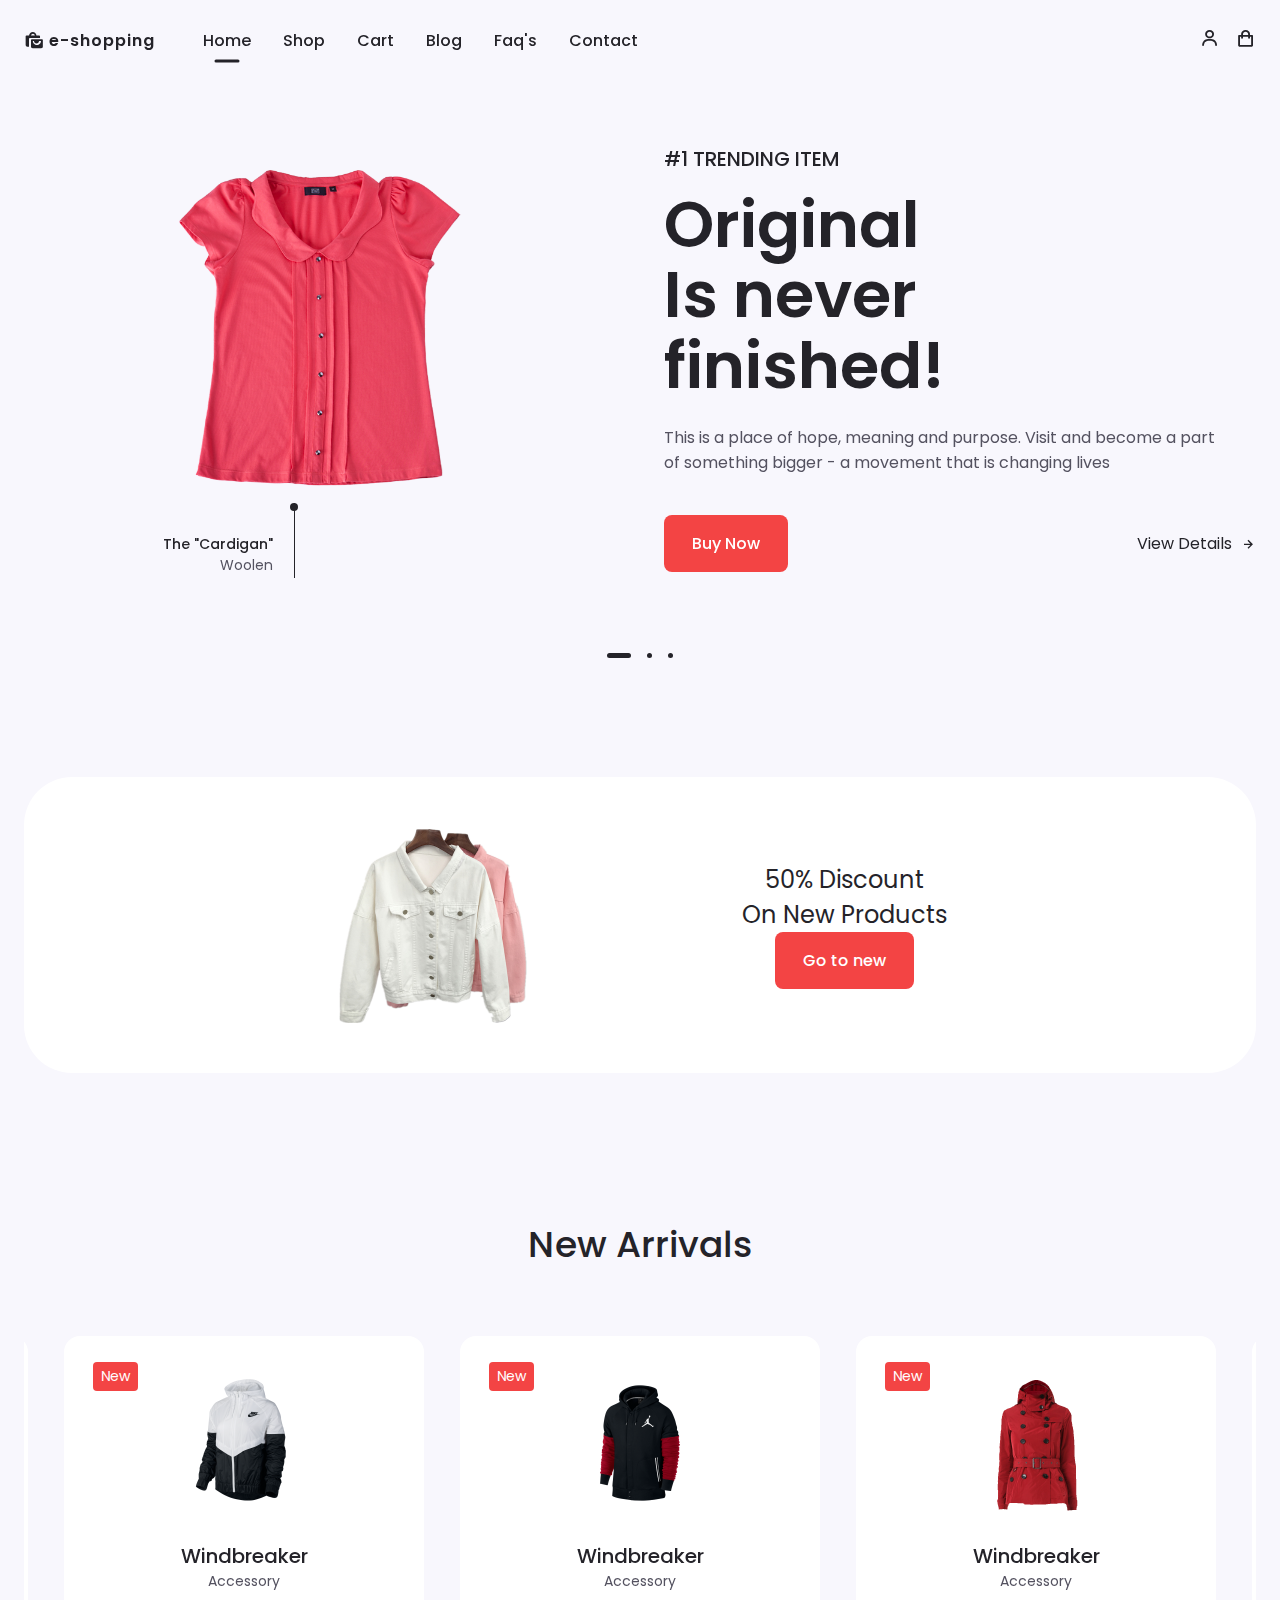
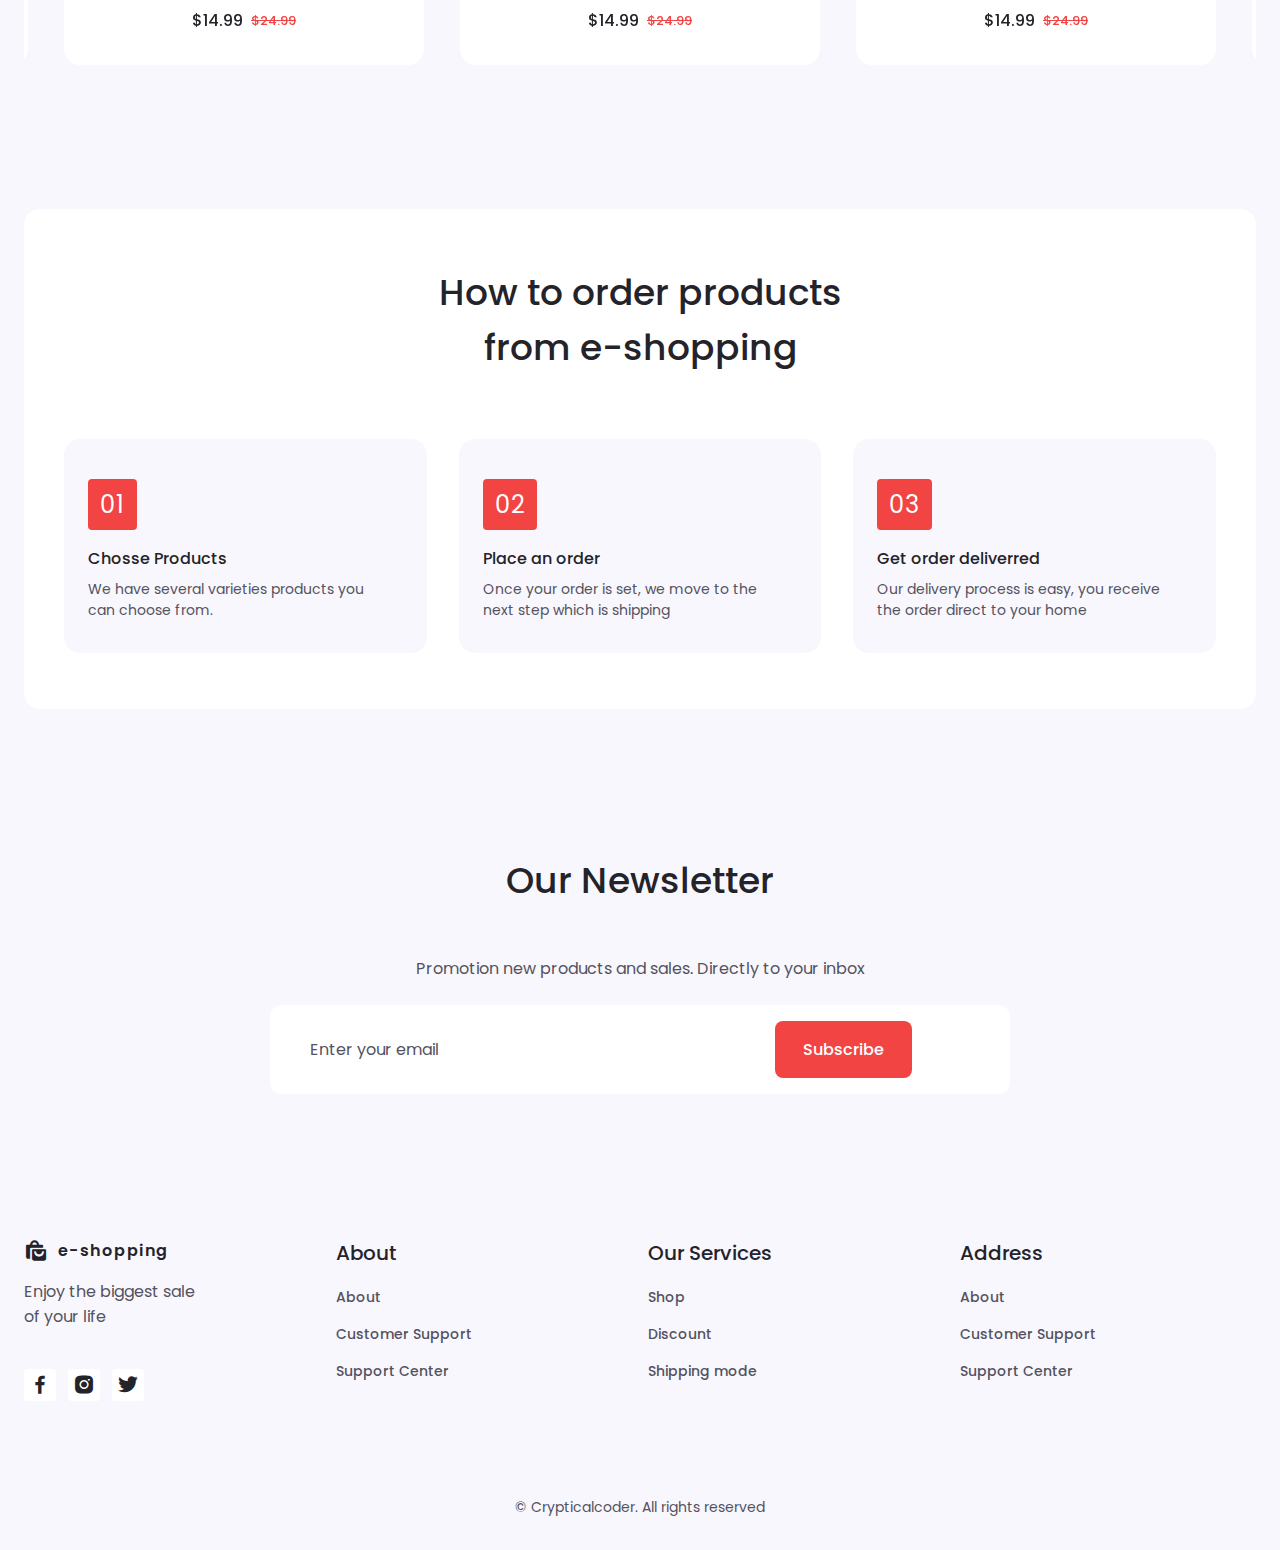
<file: index.html>
<!DOCTYPE html>
<html lang="en">
<head>
    <meta charset="UTF-8">
    <meta http-equiv="X-UA-Compatible" content="IE=edge">
    <meta name="viewport" content="width=device-width, initial-scale=1.0">

    <!--=============== BOXICONS ===============-->
    <link rel="stylesheet" href="https://cdn.jsdelivr.net/npm/boxicons@latest/css/boxicons.min.css">

    <!--=============== SWIPER CSS ===============-->
    <link rel="stylesheet" href="assets/css/swiper-bundle.min.css">

    <!--=============== CSS ===============-->
    <link rel="stylesheet" href="assets/css/style.css">
    <link rel="stylesheet" href="assets/css/colors/color-1.css">

    <title>Responsive e-commerce website - Crypticalcoder</title>
</head>
<body>
    <!--=============== HEADER ===============-->
    <header class="header" id="header">
        <div class="nav container">
            <a href="index.html" class="nav__logo">
                <i class="bx bxs-shopping-bags nav__logo-icon"></i>
                e-shopping
            </a>

            <div class="nav__menu" id="nav-menu">
                <ul class="nav__list">
                    <li class="nav__item">
                        <a href="index.html" class="nav__link active-link">Home</a>
                    </li>

                    <li class="nav__item">
                        <a href="shop.html" class="nav__link">Shop</a>
                    </li>

                    <li class="nav__item">
                        <a href="cart.html" class="nav__link">Cart</a>
                    </li>

                    <li class="nav__item">
                        <a href="blog.html" class="nav__link">Blog</a>
                    </li>

                    <li class="nav__item">
                        <a href="faq.html" class="nav__link">Faq's</a>
                    </li>

                    <li class="nav__item">
                        <a href="contact.html" class="nav__link">Contact</a>
                    </li>
                </ul>

                <div class="nav__close" id="nav-close">
                    <i class="bx bx-x"></i>
                </div>
            </div>

            <div class="nav__btns">
                <div class="login__toggle" id="login-button">
                    <i class="bx bx-user"></i>
                </div>

                <div class="nav__shop" id="cart-shop">
                    <i class="bx bx-shopping-bag"></i>
                </div>

                <div class="nav__toggle" id="nav-toggle">
                    <i class="bx bx-grid-alt"></i>
                </div>
            </div>
        </div>
    </header>

    <!--=============== CART ===============-->
    <div class="cart" id="cart">
        <i class="bx bx-x cart__close" id="cart-close"></i>

        <h2 class="cart__title-center">My Cart</h2>

        <div class="cart__container">
            <article class="cart__card">
                <div class="cart__box">
                    <img src="./assets/img/cart-1.png" alt="">
                </div>

                <div class="cart__details">
                    <h3 class="cart__title">Windbreaker</h3>

                    <span class="cart__price">$12</span>

                    <div class="cart__amount">
                        <div class="cart__amount-content">
                            <span class="cart__amount-box">
                                <i class="bx bx-minus"></i>
                            </span>

                            <span class="cart__amount-number">1</span>

                            <span class="cart__amount-box">
                                <i class="bx bx-plus"></i>
                            </span>
                        </div>

                        <i class="bx bx-trash-alt cart__amount-trash">

                        </i>
                    </div>
                </div>
            </article>
        </div>

        <div class="cart__prices">
            <span class="cart__prices-item">
                3 item
            </span>
            <span class="cart__prices-total">
                $28
            </span>

        </div>
    </div>

    <!--=============== LOGIN ===============-->
    <div class="login" id="login">
        <i class="bx bx-x login__close" id="login-close"></i>

        <h2 class="login__title-center"></h2>

        <form action="" class="login__form grid">
            <div class="login__content">
                <label for="" class="login__label">Email</label>
                <input type="email" class="login__input">
            </div>

            <div class="login__content">
                <label for="" class="login__label">Password</label>
                <input type="password" class="login__input">
            </div>

            <div>
                <a href="#" class="button">Sign in</a>
            </div>

            <div>
                <p class="signup">Not a member?<a href="registration.html">Sign up now</a></p>
            </div>
        </form>
    </div>

    <!--=============== MAIN ===============-->
    <main class="main">
        <!--=============== HOME ===============-->
        <section class="home container">
            <div class="swiper home-swiper">
                <div class="swiper-wrapper">
                    <!-- === Home Swiper 1 -->
                    <section class="swiper-slide">
                        <div class="home__content grid">
                            <div class="home__group">
                                <img src="./assets/img/slide-1.png" alt="" class="home__img">
    
                                <div class="home__indicator"></div>
    
                                <div class="home__details-img">
                                    <h4 class="home__details-title">The "Cardigan"</h4>
                                    <span class="home__details-subtitle">Woolen</span>
                                </div>
                            </div>
    
                            <div class="home__data">
                                <h3 class="home__subtitle">#1 Trending item</h3>
                                <h1 class="home__title">Original <br> Is never <br>finished!</h1>
                                <p class="home__description">
                                    This is a place of hope, meaning and purpose. Visit and become a part of something bigger - a movement that is changing lives
                                </p>
                                
                                <div class="home__buttons">
                                    <a href="./details.html" class="button">Buy Now</a>
                                    <a href="./details.html" class="button--link button--flex">
                                        View Details
                                        <i class="bx bx-right-arrow-alt"></i>
                                    </a>
                                </div>
                            </div>
                        </div>
                    </section>
    
                    <!-- === Home Swiper 2 -->
                    <section class="swiper-slide">
                        <div class="home__content grid">
                            <div class="home__group">
                                <img src="./assets/img/slide-2.png" alt="" class="home__img">
    
                                <div class="home__indicator"></div>
    
                                <div class="home__details-img">
                                    <h4 class="home__details-title">The "Cardigan"</h4>
                                    <span class="home__details-subtitle">Woolen</span>
                                </div>
                            </div>
    
                            <div class="home__data">
                                <h3 class="home__subtitle">#1 Trending item</h3>
                                <h1 class="home__title">Original <br> Is never <br>finished!</h1>
                                <p class="home__description">
                                    This is a place of hope, meaning and purpose. Visit and become a part of something bigger - a movement that is changing lives
                                </p>
                                
                                <div class="home__buttons">
                                    <a href="./details.html" class="button">Buy Now</a>
                                    <a href="./details.html" class="button--link button--flex">
                                        View Details
                                        <i class="bx bx-right-arrow-alt"></i>
                                    </a>
                                </div>
                            </div>
                        </div>
                    </section>
    
                    <!-- === Home Swiper 3 -->
                    <section class="swiper-slide">
                        <div class="home__content grid">
                            <div class="home__group">
                                <img src="./assets/img/slide-3.png" alt="" class="home__img">
    
                                <div class="home__indicator"></div>
    
                                <div class="home__details-img">
                                    <h4 class="home__details-title">The "Cardigan"</h4>
                                    <span class="home__details-subtitle">Woolen</span>
                                </div>
                            </div>
    
                            <div class="home__data">
                                <h3 class="home__subtitle">#1 Trending item</h3>
                                <h1 class="home__title">Original <br> Is never <br>finished!</h1>
                                <p class="home__description">
                                    This is a place of hope, meaning and purpose. Visit and become a part of something bigger - a movement that is changing lives
                                </p>
                                
                                <div class="home__buttons">
                                    <a href="./details.html" class="button">Buy Now</a>
                                    <a href="./details.html" class="button--link button--flex">
                                        View Details
                                        <i class="bx bx-right-arrow-alt"></i>
                                    </a>
                                </div>
                            </div>
                        </div>
                    </section>
                </div>
                <div class="swiper-pagination"></div>
            </div>
        </section>

        <!--=============== DISCOUNT ===============-->
        <section class="discount section">
            <div class="discount__container container grid">
                <img src="./assets/img/discount.png" alt="" srcset="" class="discount__img">

                <div class="discount__data">
                    <h2 class="discount__title">50% Discount <br> On New Products</h2>
                    <a href="#" class="button">Go to new</a>
                </div>
            </div>
        </section>

        <!--=============== NEW ARRIVALS ===============-->
        <section class="new section">
            <h2 class="section__title">
                New Arrivals
            </h2>

            <div class="new__container container">
                <div class="swiper new-swiper">
                    <div class="swiper-wrapper">
                        <!-- New Content 1 -->
                        <div class="new__content swiper-slide">
                            <div class="new__tag">New</div>
                            <img src="./assets/img/new-2.png" alt="" class="new__img">
                            <h3 class="new__title">
                                Windbreaker
                            </h3>
                            <span class="new__subtitle">Accessory</span>

                            <div class="new__prices">
                                <span class="new__price">$14.99</span>
                                <span class="new__discount">$24.99</span>
                            </div>

                            <a href="details.html" class="button new__button">
                                <i class="bx bx-cart-alt new-icon"></i>
                            </a>
                        </div>

                        <!-- New Content 2 -->
                        <div class="new__content swiper-slide">
                            <div class="new__tag">New</div>
                            <img src="./assets/img/new-1.png" alt="" class="new__img">
                            <h3 class="new__title">
                                Windbreaker
                            </h3>
                            <span class="new__subtitle">Accessory</span>

                            <div class="new__prices">
                                <span class="new__price">$14.99</span>
                                <span class="new__discount">$24.99</span>
                            </div>

                            <a href="details.html" class="button new__button">
                                <i class="bx bx-cart-alt new-icon"></i>
                            </a>
                        </div>

                        <!-- New Content 3 -->
                        <div class="new__content swiper-slide">
                            <div class="new__tag">New</div>
                            <img src="./assets/img/new-3.png" alt="" class="new__img">
                            <h3 class="new__title">
                                Windbreaker
                            </h3>
                            <span class="new__subtitle">Accessory</span>

                            <div class="new__prices">
                                <span class="new__price">$14.99</span>
                                <span class="new__discount">$24.99</span>
                            </div>

                            <a href="details.html" class="button new__button">
                                <i class="bx bx-cart-alt new-icon"></i>
                            </a>
                        </div>
                        <!-- New Content 4 -->
                        <div class="new__content swiper-slide">
                            <div class="new__tag">New</div>
                            <img src="./assets/img/new-4.png" alt="" class="new__img">
                            <h3 class="new__title">
                                Windbreaker
                            </h3>
                            <span class="new__subtitle">Accessory</span>

                            <div class="new__prices">
                                <span class="new__price">$14.99</span>
                                <span class="new__discount">$24.99</span>
                            </div>

                            <a href="details.html" class="button new__button">
                                <i class="bx bx-cart-alt new-icon"></i>
                            </a>
                        </div>
                        <!-- New Content 5 -->
                        <div class="new__content swiper-slide">
                            <div class="new__tag">New</div>
                            <img src="./assets/img/new-5.png" alt="" class="new__img">
                            <h3 class="new__title">
                                Windbreaker
                            </h3>
                            <span class="new__subtitle">Accessory</span>

                            <div class="new__prices">
                                <span class="new__price">$14.99</span>
                                <span class="new__discount">$24.99</span>
                            </div>

                            <a href="details.html" class="button new__button">
                                <i class="bx bx-cart-alt new-icon"></i>
                            </a>
                        </div>

                        <!-- New Content 6 -->
                        <div class="new__content swiper-slide">
                            <div class="new__tag">New</div>
                            <img src="./assets/img/new-6.png" alt="" class="new__img">
                            <h3 class="new__title">
                                Windbreaker
                            </h3>
                            <span class="new__subtitle">Accessory</span>

                            <div class="new__prices">
                                <span class="new__price">$14.99</span>
                                <span class="new__discount">$24.99</span>
                            </div>

                            <a href="details.html" class="button new__button">
                                <i class="bx bx-cart-alt new-icon"></i>
                            </a>
                        </div>

                    </div>
                </div>
            </div>
        </section>

        <!--=============== STEPS ===============-->
        <section class="steps section container">
            <div class="steps__bg">
                <h2 class="section__title">How to order products <br> from e-shopping</h2>

                <div class="steps__container grid">
                    <!-- steps card 1 -->
                    <div class="steps__card">
                        <div class="steps__card-number">01</div>
                        <h3 class="steps__card-title">Chosse Products</h3>
                        <p class="steps__card-description">
                            We have several varieties products you can choose from.
                        </p>
                    </div>
                    <!-- steps card 2 -->
                    <div class="steps__card">
                        <div class="steps__card-number">02</div>
                        <h3 class="steps__card-title">Place an order</h3>
                        <p class="steps__card-description">
                            Once your order is set, we move to the next step which is shipping
                        </p>
                    </div>
                    <!-- steps card 3 -->
                    <div class="steps__card">
                        <div class="steps__card-number">03</div>
                        <h3 class="steps__card-title">Get order deliverred</h3>
                        <p class="steps__card-description">
                            Our delivery process is easy, you receive the order direct to your home
                        </p>
                    </div>
                </div>
            </div>
        </section>

        <!--=============== NEWSLETTER ===============-->
        <section class="newsletter section">
            <div class="newsletter__container container">
                <h2 class="section__title">Our Newsletter</h2>
                <p class="newsletter__description">
                    Promotion new products and sales. Directly to your inbox
                </p>

                <form action="" class="newsletter__form">
                    <input type="text" placeholder="Enter your email" class="newsletter__input">
                    <button class="button newsletter__button">Subscribe</button>
                </form>
            </div>

        </section>
    </main>

    <!--=============== FOOTER ===============-->
    <footer class="footer section">
        <div class="footer__container container grid">
            <!-- Footer content -->
            <div class="footer__content">   
                <a href="#" class="footer__logo">
                    <i class="bx bxs-shopping-bags footer__logo-icon"></i> e-shopping
                </a>

                <p class="footer__description">Enjoy the biggest sale <br> of your life</p>

                <div class="footer__social">
                    <a href="#" class="footer__social-link">
                        <i class="bx bxl-facebook"></i>
                    </a>
                    <a href="#" class="footer__social-link">
                        <i class="bx bxl-instagram-alt"></i>
                    </a>
                    <a href="#" class="footer__social-link">
                        <i class="bx bxl-twitter"></i>
                    </a>
                </div>
            </div>
            <!-- Footer content -->
            <div class="footer__content">   
                <h3 class="footer__title">About</h3>

                <ul class="footer__links">
                    <li><a href="#" class="footer__link">About</a></li>
                    <li><a href="#" class="footer__link">Customer Support</a></li>
                    <li><a href="#" class="footer__link">Support Center</a></li>
                </ul>
            </div>
            <!-- Footer content -->
            <div class="footer__content">   
                <h3 class="footer__title">Our Services</h3>

                <ul class="footer__links">
                    <li><a href="#" class="footer__link">Shop</a></li>
                    <li><a href="#" class="footer__link">Discount</a></li>
                    <li><a href="#" class="footer__link">Shipping mode</a></li>
                </ul>
            </div>
            <!-- Footer content -->
            <div class="footer__content">   
                <h3 class="footer__title">Address</h3>

                <ul class="footer__links">
                    <li><a href="#" class="footer__link">About</a></li>
                    <li><a href="#" class="footer__link">Customer Support</a></li>
                    <li><a href="#" class="footer__link">Support Center</a></li>
                </ul>
            </div>
        </div>
        <span class="footer__copy">&#169; Crypticalcoder. All rights reserved</span>
    </footer>

    <!--=============== SCROLL UP ===============-->
    <a href="#" class="scrollup" id="scroll-up">
        <i class="bx bx-up-arrow-alt scrollup__icon"></i>
    </a>
    <!--=============== STYLE SWITCHER ===============-->

    <!--=============== SWIPER JS ===============-->
    <script src="assets/js/swiper-bundle.min.js"></script>

    <!--=============== JS ===============-->
    <script src="assets/js/main.js"></script>
</body>
</html>
</file>
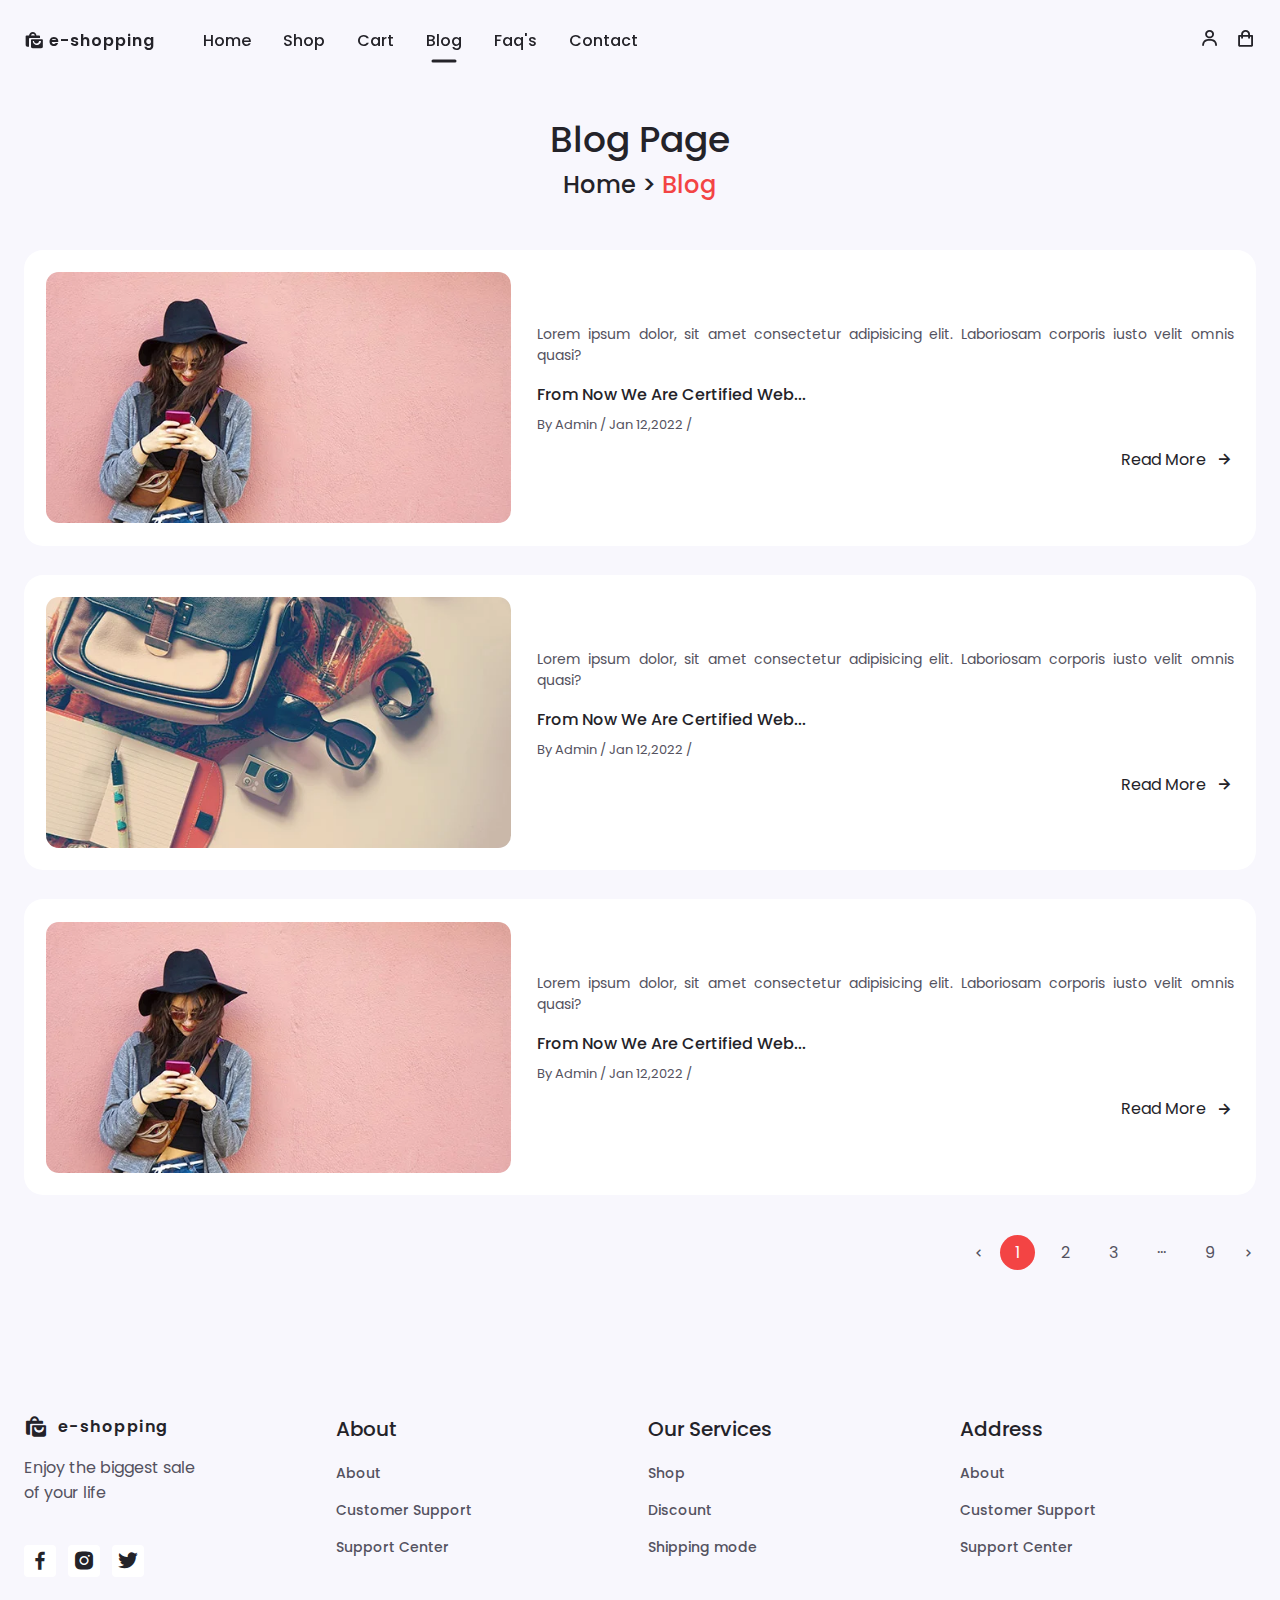
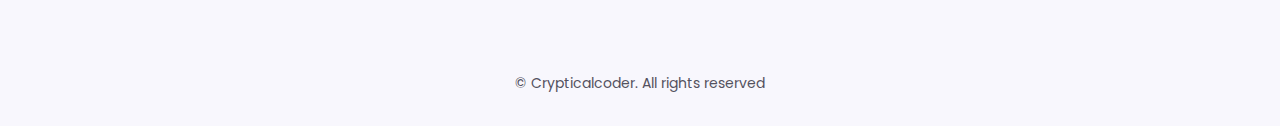
<file: blog.html>
<!DOCTYPE html>
<html lang="en">
<head>
    <meta charset="UTF-8">
    <meta http-equiv="X-UA-Compatible" content="IE=edge">
    <meta name="viewport" content="width=device-width, initial-scale=1.0">

    <!--=============== BOXICONS ===============-->
    <link rel="stylesheet" href="https://cdn.jsdelivr.net/npm/boxicons@latest/css/boxicons.min.css">

    <!--=============== SWIPER CSS ===============-->
    <link rel="stylesheet" href="assets/css/swiper-bundle.min.css">

    <!--=============== CSS ===============-->
    <link rel="stylesheet" href="assets/css/style.css">
    <link rel="stylesheet" href="assets/css/colors/color-1.css">

    <title>Responsive e-commerce website - Crypticalcoder</title>
</head>
<body>
    <!--=============== HEADER ===============-->
    <header class="header" id="header">
        <div class="nav container">
            <a href="index.html" class="nav__logo">
                <i class="bx bxs-shopping-bags nav__logo-icon"></i>
                e-shopping
            </a>

            <div class="nav__menu" id="nav-menu">
                <ul class="nav__list">
                    <li class="nav__item">
                        <a href="index.html" class="nav__link">Home</a>
                    </li>

                    <li class="nav__item">
                        <a href="shop.html" class="nav__link">Shop</a>
                    </li>

                    <li class="nav__item">
                        <a href="cart.html" class="nav__link">Cart</a>
                    </li>

                    <li class="nav__item">
                        <a href="blog.html" class="nav__link  active-link">Blog</a>
                    </li>

                    <li class="nav__item">
                        <a href="faq.html" class="nav__link">Faq's</a>
                    </li>

                    <li class="nav__item">
                        <a href="contact.html" class="nav__link">Contact</a>
                    </li>
                </ul>

                <div class="nav__close" id="nav-close">
                    <i class="bx bx-x"></i>
                </div>
            </div>

            <div class="nav__btns">
                <div class="login__toggle" id="login-button">
                    <i class="bx bx-user"></i>
                </div>

                <div class="nav__shop" id="cart-shop">
                    <i class="bx bx-shopping-bag"></i>
                </div>

                <div class="nav__toggle" id="nav-toggle">
                    <i class="bx bx-grid-alt"></i>
                </div>
            </div>
        </div>
    </header>

    <!--=============== CART ===============-->
    <div class="cart" id="cart">
        <i class="bx bx-x cart__close" id="cart-close"></i>

        <h2 class="cart__title-center">My Cart</h2>

        <div class="cart__container">
            <article class="cart__card">
                <div class="cart__box">
                    <img src="./assets/img/cart-1.png" alt="">
                </div>

                <div class="cart__details">
                    <h3 class="cart__title">Windbreaker</h3>

                    <span class="cart__price">$12</span>

                    <div class="cart__amount">
                        <div class="cart__amount-content">
                            <span class="cart__amount-box">
                                <i class="bx bx-minus"></i>
                            </span>

                            <span class="cart__amount-number">1</span>

                            <span class="cart__amount-box">
                                <i class="bx bx-plus"></i>
                            </span>
                        </div>

                        <i class="bx bx-trash-alt cart__amount-trash">

                        </i>
                    </div>
                </div>
            </article>
        </div>

        <div class="cart__prices">
            <span class="cart__prices-item">
                3 item
            </span>
            <span class="cart__prices-total">
                $28
            </span>

        </div>
    </div>

    <!--=============== LOGIN ===============-->
    <div class="login" id="login">
        <i class="bx bx-x login__close" id="login-close"></i>

        <h2 class="login__title-center"></h2>

        <form action="" class="login__form grid">
            <div class="login__content">
                <label for="" class="login__label">Email</label>
                <input type="email" class="login__input">
            </div>

            <div class="login__content">
                <label for="" class="login__label">Password</label>
                <input type="password" class="login__input">
            </div>

            <div>
                <a href="#" class="button">Sign in</a>
            </div>

            <div>
                <p class="signup">Not a member?<a href="registration.html">Sign up now</a></p>
            </div>
        </form>
    </div>

    <!--=============== MAIN ===============-->
    <main class="main">
        <!--=============== BLOG ===============-->
        <section class="blog section container">
            <h2 class="breadcrumb__title">Blog Page</h2>
            <h2 class="breadcrumb__subtitle">Home > <span>Blog</span></h2>

            <div class="blog__container grid">
                <!-- grid -->
                <div class="blog__post grid">
                    <img src="./assets/img/blog-2.webp" alt="" class="blog__img">

                    <div class="blog__info">
                        <p class="blog__details">Lorem ipsum dolor, sit amet consectetur adipisicing elit. Laboriosam corporis iusto velit omnis quasi?</p>

                        <h3 class="blog__title">
                            From Now We Are Certified Web...
                        </h3>

                        <p class="blog__date">By Admin / Jan 12,2022 / </p>

                        <div class="read__more">
                            <a href="#" class="button--link button--flex">
                                Read More
                                <i class="bx bx-right-arrow-alt button__icon"></i>
                            </a>
                        </div>
                    </div>

                </div>
                <!-- grid -->
                <div class="blog__post grid">
                    <img src="./assets/img/blog-1.webp" alt="" class="blog__img">

                    <div class="blog__info">
                        <p class="blog__details">Lorem ipsum dolor, sit amet consectetur adipisicing elit. Laboriosam corporis iusto velit omnis quasi?</p>

                        <h3 class="blog__title">
                            From Now We Are Certified Web...
                        </h3>

                        <p class="blog__date">By Admin / Jan 12,2022 / </p>

                        <div class="read__more">
                            <a href="#" class="button--link button--flex">
                                Read More
                                <i class="bx bx-right-arrow-alt button__icon"></i>
                            </a>
                        </div>
                    </div>

                </div>
                <!-- grid -->
                <div class="blog__post grid">
                    <img src="./assets/img/blog-2.webp" alt="" class="blog__img">

                    <div class="blog__info">
                        <p class="blog__details">Lorem ipsum dolor, sit amet consectetur adipisicing elit. Laboriosam corporis iusto velit omnis quasi?</p>
                        <h3 class="blog__title">
                            From Now We Are Certified Web...
                        </h3>
                        <p class="blog__date">By Admin / Jan 12,2022 / </p>

                        <div class="read__more">
                            <a href="#" class="button--link button--flex">
                                Read More
                                <i class="bx bx-right-arrow-alt button__icon"></i>
                            </a>
                        </div>
                    </div>

                </div>
            </div>

            <div class="pagination">
                <i class="bx bx-chevron-left pagination__icon"></i>

                <span class="current">1</span>
                <span>2</span>
                <span>3</span>
                <span>&middot;&middot;&middot;</span>
                <span>9</span>

                <i class="bx bx-chevron-right pagination__icon"></i>

            </div>
        </section>
    </main>

    <!--=============== FOOTER ===============-->
    <footer class="footer section">
        <div class="footer__container container grid">
            <!-- Footer content -->
            <div class="footer__content">   
                <a href="#" class="footer__logo">
                    <i class="bx bxs-shopping-bags footer__logo-icon"></i> e-shopping
                </a>

                <p class="footer__description">Enjoy the biggest sale <br> of your life</p>

                <div class="footer__social">
                    <a href="#" class="footer__social-link">
                        <i class="bx bxl-facebook"></i>
                    </a>
                    <a href="#" class="footer__social-link">
                        <i class="bx bxl-instagram-alt"></i>
                    </a>
                    <a href="#" class="footer__social-link">
                        <i class="bx bxl-twitter"></i>
                    </a>
                </div>
            </div>
            <!-- Footer content -->
            <div class="footer__content">   
                <h3 class="footer__title">About</h3>

                <ul class="footer__links">
                    <li><a href="#" class="footer__link">About</a></li>
                    <li><a href="#" class="footer__link">Customer Support</a></li>
                    <li><a href="#" class="footer__link">Support Center</a></li>
                </ul>
            </div>
            <!-- Footer content -->
            <div class="footer__content">   
                <h3 class="footer__title">Our Services</h3>

                <ul class="footer__links">
                    <li><a href="#" class="footer__link">Shop</a></li>
                    <li><a href="#" class="footer__link">Discount</a></li>
                    <li><a href="#" class="footer__link">Shipping mode</a></li>
                </ul>
            </div>
            <!-- Footer content -->
            <div class="footer__content">   
                <h3 class="footer__title">Address</h3>

                <ul class="footer__links">
                    <li><a href="#" class="footer__link">About</a></li>
                    <li><a href="#" class="footer__link">Customer Support</a></li>
                    <li><a href="#" class="footer__link">Support Center</a></li>
                </ul>
            </div>
        </div>
        <span class="footer__copy">&#169; Crypticalcoder. All rights reserved</span>
    </footer>

    <!--=============== SCROLL UP ===============-->
    <a href="#" class="scrollup" id="scroll-up">
        <i class="bx bx-up-arrow-alt scrollup__icon"></i>
    </a>
    <!--=============== STYLE SWITCHER ===============-->
    
    <!--=============== SWIPER JS ===============-->
    <script src="assets/js/swiper-bundle.min.js"></script>

    <!--=============== JS ===============-->
    <script src="assets/js/main.js"></script>
</body>
</html>
</file>
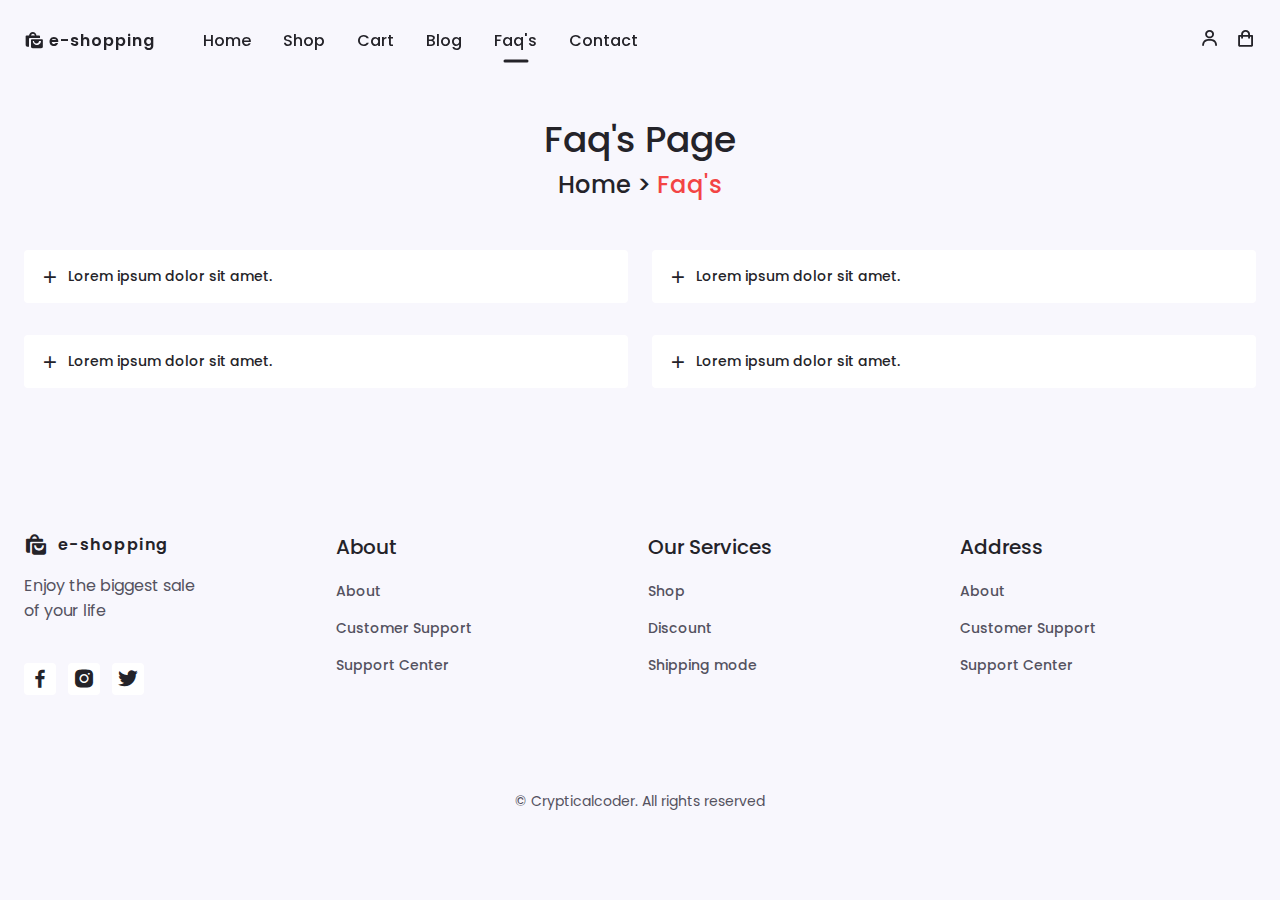
<file: faq.html>
<!DOCTYPE html>
<html lang="en">
<head>
    <meta charset="UTF-8">
    <meta http-equiv="X-UA-Compatible" content="IE=edge">
    <meta name="viewport" content="width=device-width, initial-scale=1.0">

    <!--=============== BOXICONS ===============-->
    <link rel="stylesheet" href="https://cdn.jsdelivr.net/npm/boxicons@latest/css/boxicons.min.css">

    <!--=============== SWIPER CSS ===============-->
    <link rel="stylesheet" href="assets/css/swiper-bundle.min.css">

    <!--=============== CSS ===============-->
    <link rel="stylesheet" href="assets/css/style.css">
    <link rel="stylesheet" href="assets/css/colors/color-1.css">

    <title>Responsive e-commerce website - Crypticalcoder</title>
</head>
<body>
    <!--=============== HEADER ===============-->
    <header class="header" id="header">
        <div class="nav container">
            <a href="index.html" class="nav__logo">
                <i class="bx bxs-shopping-bags nav__logo-icon"></i>
                e-shopping
            </a>

            <div class="nav__menu" id="nav-menu">
                <ul class="nav__list">
                    <li class="nav__item">
                        <a href="index.html" class="nav__link">Home</a>
                    </li>

                    <li class="nav__item">
                        <a href="shop.html" class="nav__link">Shop</a>
                    </li>

                    <li class="nav__item">
                        <a href="cart.html" class="nav__link">Cart</a>
                    </li>

                    <li class="nav__item">
                        <a href="blog.html" class="nav__link">Blog</a>
                    </li>

                    <li class="nav__item">
                        <a href="faq.html" class="nav__link active-link">Faq's</a>
                    </li>

                    <li class="nav__item">
                        <a href="contact.html" class="nav__link">Contact</a>
                    </li>
                </ul>

                <div class="nav__close" id="nav-close">
                    <i class="bx bx-x"></i>
                </div>
            </div>

            <div class="nav__btns">
                <div class="login__toggle" id="login-button">
                    <i class="bx bx-user"></i>
                </div>

                <div class="nav__shop" id="cart-shop">
                    <i class="bx bx-shopping-bag"></i>
                </div>

                <div class="nav__toggle" id="nav-toggle">
                    <i class="bx bx-grid-alt"></i>
                </div>
            </div>
        </div>
    </header>

    <!--=============== CART ===============-->
    <div class="cart" id="cart">
        <i class="bx bx-x cart__close" id="cart-close"></i>

        <h2 class="cart__title-center">My Cart</h2>

        <div class="cart__container">
            <article class="cart__card">
                <div class="cart__box">
                    <img src="./assets/img/cart-1.png" alt="">
                </div>

                <div class="cart__details">
                    <h3 class="cart__title">Windbreaker</h3>

                    <span class="cart__price">$12</span>

                    <div class="cart__amount">
                        <div class="cart__amount-content">
                            <span class="cart__amount-box">
                                <i class="bx bx-minus"></i>
                            </span>

                            <span class="cart__amount-number">1</span>

                            <span class="cart__amount-box">
                                <i class="bx bx-plus"></i>
                            </span>
                        </div>

                        <i class="bx bx-trash-alt cart__amount-trash">

                        </i>
                    </div>
                </div>
            </article>
        </div>

        <div class="cart__prices">
            <span class="cart__prices-item">
                3 item
            </span>
            <span class="cart__prices-total">
                $28
            </span>

        </div>
    </div>


    <!--=============== LOGIN ===============-->
    <div class="login" id="login">
        <i class="bx bx-x login__close" id="login-close"></i>

        <h2 class="login__title-center"></h2>

        <form action="" class="login__form grid">
            <div class="login__content">
                <label for="" class="login__label">Email</label>
                <input type="email" class="login__input">
            </div>

            <div class="login__content">
                <label for="" class="login__label">Password</label>
                <input type="password" class="login__input">
            </div>

            <div>
                <a href="#" class="button">Sign in</a>
            </div>

            <div>
                <p class="signup">Not a member?<a href="registration.html">Sign up now</a></p>
            </div>
        </form>
    </div>

    <!--=============== MAIN ===============-->
    <main class="main">
        <!--=============== FAQ'S ===============-->
        <section class="questions section container">
            <h2 class="breadcrumb__title">Faq's Page</h2>
            <h2 class="breadcrumb__subtitle">Home > <span>Faq's</span></h2>

            <div class="questions__container grid">
                <div class="questions__group">
                    <div class="questions__item">
                        <header class="questions__header">
                            <i class="bx bx-plus questions__icon"></i>
                            <h3 class="questions__item-title">Lorem ipsum dolor sit amet.</h3>
                        </header>

                        <div class="questions__content">
                            <div class="questions__description">
                                Lorem ipsum dolor sit, amet consectetur adipisicing elit. Ipsam ullam eaque quidem? Sunt officia laboriosam possimus id maiores.
                            </div>
                        </div>
                    </div>
                    <div class="questions__item">
                        <header class="questions__header">
                            <i class="bx bx-plus questions__icon"></i>
                            <h3 class="questions__item-title">Lorem ipsum dolor sit amet.</h3>
                        </header>

                        <div class="questions__content">
                            <div class="questions__description">
                                Lorem ipsum dolor sit, amet consectetur adipisicing elit. Ipsam ullam eaque quidem? Sunt officia laboriosam possimus id maiores.
                            </div>
                        </div>
                    </div>
                </div>
                
                <div class="questions__group">
                    <div class="questions__item">
                        <header class="questions__header">
                            <i class="bx bx-plus questions__icon"></i>
                            <h3 class="questions__item-title">Lorem ipsum dolor sit amet.</h3>
                        </header>

                        <div class="questions__content">
                            <div class="questions__description">
                                Lorem ipsum dolor sit, amet consectetur adipisicing elit. Ipsam ullam eaque quidem? Sunt officia laboriosam possimus id maiores.
                            </div>
                        </div>
                    </div>
                    <div class="questions__item">
                        <header class="questions__header">
                            <i class="bx bx-plus questions__icon"></i>
                            <h3 class="questions__item-title">Lorem ipsum dolor sit amet.</h3>
                        </header>

                        <div class="questions__content">
                            <div class="questions__description">
                                Lorem ipsum dolor sit, amet consectetur adipisicing elit. Ipsam ullam eaque quidem? Sunt officia laboriosam possimus id maiores.
                            </div>
                        </div>
                    </div>
                </div>
            </div>

        </section>
    </main>

    <!--=============== FOOTER ===============-->
    <footer class="footer section">
        <div class="footer__container container grid">
            <!-- Footer content -->
            <div class="footer__content">   
                <a href="#" class="footer__logo">
                    <i class="bx bxs-shopping-bags footer__logo-icon"></i> e-shopping
                </a>

                <p class="footer__description">Enjoy the biggest sale <br> of your life</p>

                <div class="footer__social">
                    <a href="#" class="footer__social-link">
                        <i class="bx bxl-facebook"></i>
                    </a>
                    <a href="#" class="footer__social-link">
                        <i class="bx bxl-instagram-alt"></i>
                    </a>
                    <a href="#" class="footer__social-link">
                        <i class="bx bxl-twitter"></i>
                    </a>
                </div>
            </div>
            <!-- Footer content -->
            <div class="footer__content">   
                <h3 class="footer__title">About</h3>

                <ul class="footer__links">
                    <li><a href="#" class="footer__link">About</a></li>
                    <li><a href="#" class="footer__link">Customer Support</a></li>
                    <li><a href="#" class="footer__link">Support Center</a></li>
                </ul>
            </div>
            <!-- Footer content -->
            <div class="footer__content">   
                <h3 class="footer__title">Our Services</h3>

                <ul class="footer__links">
                    <li><a href="#" class="footer__link">Shop</a></li>
                    <li><a href="#" class="footer__link">Discount</a></li>
                    <li><a href="#" class="footer__link">Shipping mode</a></li>
                </ul>
            </div>
            <!-- Footer content -->
            <div class="footer__content">   
                <h3 class="footer__title">Address</h3>

                <ul class="footer__links">
                    <li><a href="#" class="footer__link">About</a></li>
                    <li><a href="#" class="footer__link">Customer Support</a></li>
                    <li><a href="#" class="footer__link">Support Center</a></li>
                </ul>
            </div>
        </div>
        <span class="footer__copy">&#169; Crypticalcoder. All rights reserved</span>
    </footer>

    <!--=============== SCROLL UP ===============-->
    <a href="#" class="scrollup" id="scroll-up">
        <i class="bx bx-up-arrow-alt scrollup__icon"></i>
    </a>
    <!--=============== STYLE SWITCHER ===============-->
    
    <!--=============== SWIPER JS ===============-->
    <script src="assets/js/swiper-bundle.min.js"></script>

    <!--=============== JS ===============-->
    <script src="assets/js/main.js"></script>
</body>
</html>
</file>
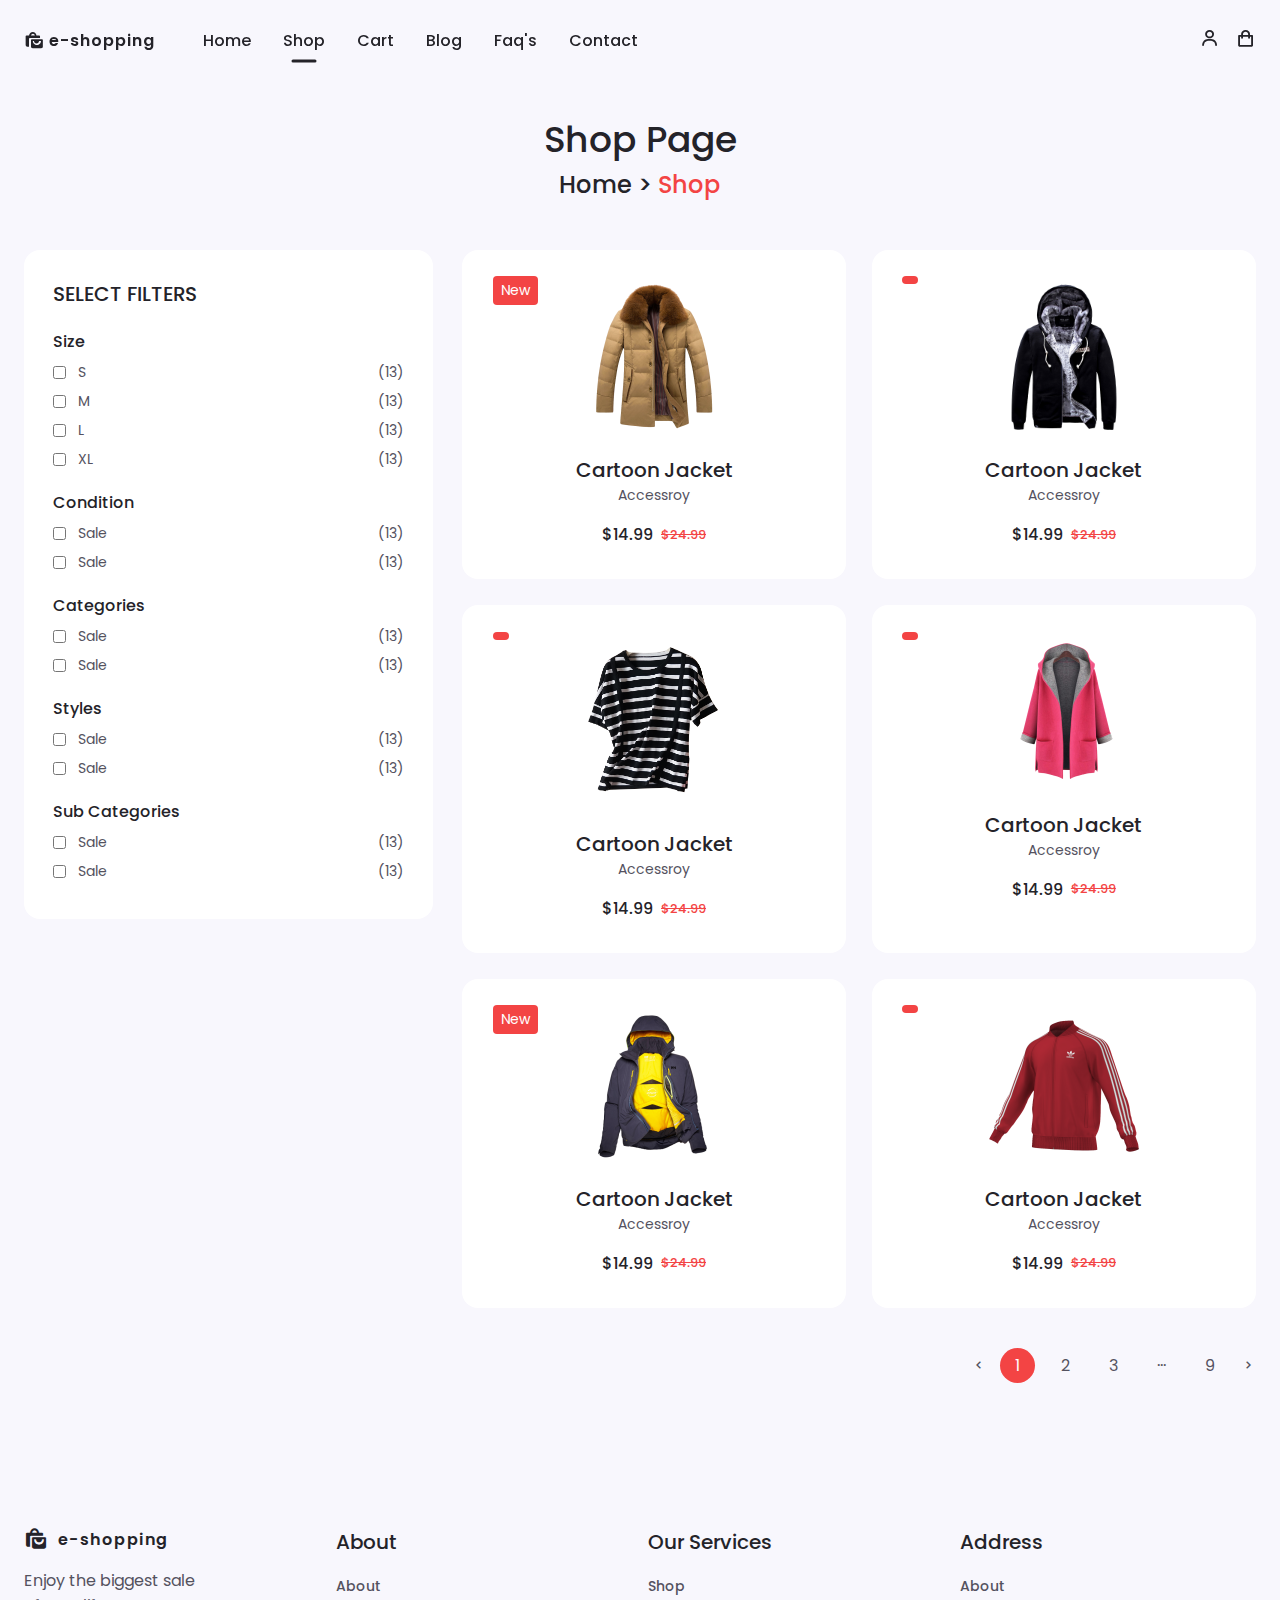
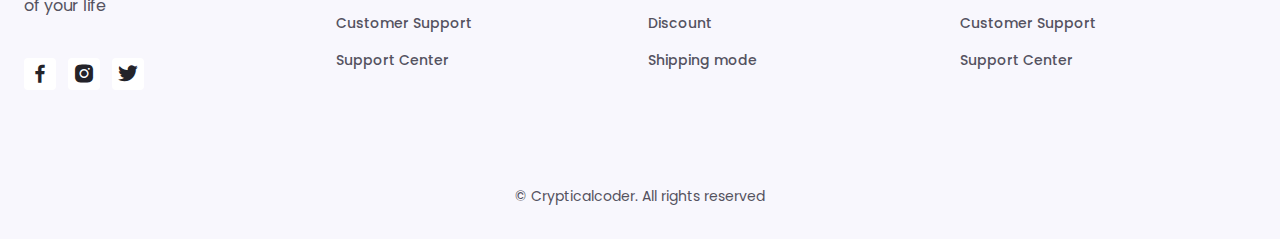
<file: shop.html>
<!DOCTYPE html>
<html lang="en">
<head>
    <meta charset="UTF-8">
    <meta http-equiv="X-UA-Compatible" content="IE=edge">
    <meta name="viewport" content="width=device-width, initial-scale=1.0">

    <!--=============== BOXICONS ===============-->
    <link rel="stylesheet" href="https://cdn.jsdelivr.net/npm/boxicons@latest/css/boxicons.min.css">

    <!--=============== SWIPER CSS ===============-->
    <link rel="stylesheet" href="assets/css/swiper-bundle.min.css">

    <!--=============== CSS ===============-->
    <link rel="stylesheet" href="assets/css/style.css">
    <link rel="stylesheet" href="assets/css/colors/color-1.css">

    <title>Responsive e-commerce website - Crypticalcoder</title>
</head>
<body>
    <!--=============== HEADER ===============-->
    <header class="header" id="header">
        <div class="nav container">
            <a href="index.html" class="nav__logo">
                <i class="bx bxs-shopping-bags nav__logo-icon"></i>
                e-shopping
            </a>

            <div class="nav__menu" id="nav-menu">
                <ul class="nav__list">
                    <li class="nav__item">
                        <a href="index.html" class="nav__link">Home</a>
                    </li>

                    <li class="nav__item">
                        <a href="shop.html" class="nav__link active-link">Shop</a>
                    </li>

                    <li class="nav__item">
                        <a href="cart.html" class="nav__link">Cart</a>
                    </li>

                    <li class="nav__item">
                        <a href="blog.html" class="nav__link">Blog</a>
                    </li>

                    <li class="nav__item">
                        <a href="faq.html" class="nav__link">Faq's</a>
                    </li>

                    <li class="nav__item">
                        <a href="contact.html" class="nav__link">Contact</a>
                    </li>
                </ul>

                <div class="nav__close" id="nav-close">
                    <i class="bx bx-x"></i>
                </div>
            </div>

            <div class="nav__btns">
                <div class="login__toggle" id="login-button">
                    <i class="bx bx-user"></i>
                </div>

                <div class="nav__shop" id="cart-shop">
                    <i class="bx bx-shopping-bag"></i>
                </div>

                <div class="nav__toggle" id="nav-toggle">
                    <i class="bx bx-grid-alt"></i>
                </div>
            </div>
        </div>
    </header>

    <!--=============== CART ===============-->
    <div class="cart" id="cart">
        <i class="bx bx-x cart__close" id="cart-close"></i>

        <h2 class="cart__title-center">My Cart</h2>

        <div class="cart__container">
            <article class="cart__card">
                <div class="cart__box">
                    <img src="./assets/img/cart-1.png" alt="">
                </div>

                <div class="cart__details">
                    <h3 class="cart__title">Windbreaker</h3>

                    <span class="cart__price">$12</span>

                    <div class="cart__amount">
                        <div class="cart__amount-content">
                            <span class="cart__amount-box">
                                <i class="bx bx-minus"></i>
                            </span>

                            <span class="cart__amount-number">1</span>

                            <span class="cart__amount-box">
                                <i class="bx bx-plus"></i>
                            </span>
                        </div>

                        <i class="bx bx-trash-alt cart__amount-trash">

                        </i>
                    </div>
                </div>
            </article>
        </div>

        <div class="cart__prices">
            <span class="cart__prices-item">
                3 item
            </span>
            <span class="cart__prices-total">
                $28
            </span>

        </div>
    </div>

    <!--=============== LOGIN ===============-->
    <div class="login" id="login">
        <i class="bx bx-x login__close" id="login-close"></i>

        <h2 class="login__title-center"></h2>

        <form action="" class="login__form grid">
            <div class="login__content">
                <label for="" class="login__label">Email</label>
                <input type="email" class="login__input">
            </div>

            <div class="login__content">
                <label for="" class="login__label">Password</label>
                <input type="password" class="login__input">
            </div>

            <div>
                <a href="#" class="button">Sign in</a>
            </div>

            <div>
                <p class="signup">Not a member?<a href="registration.html">Sign up now</a></p>
            </div>
        </form>
    </div>

    <!--=============== MAIN ===============-->
    <main class="main">
        <!--=============== SHOP ===============-->
        <section class="shop section container">
            <h2 class="breadcrumb__title">Shop Page</h2>
            <h2 class="breadcrumb__subtitle">Home > <span>Shop</span></h2>

            <div class="shop__container grid">
                    <div class="sidebar">
                        <h3 class="filter__title">Select Filters</h3>

                        <div class="filter__content">
                            <h3 class="filter__subtitle">
                                Size
                            </h3>

                            <div class="filter">
                                <input type="checkbox" name="" id="">
                                <p>S</p> <span>(13)</span>
                            </div>
                            <div class="filter">
                                <input type="checkbox" name="" id="">
                                <p>M</p> <span>(13)</span>
                            </div>
                            <div class="filter">
                                <input type="checkbox" name="" id="">
                                <p>L</p> <span>(13)</span>
                            </div>
                            <div class="filter">
                                <input type="checkbox" name="" id="">
                                <p>XL</p> <span>(13)</span>
                            </div>
                        </div>

                        <div class="filter__content">
                            <h3 class="filter__subtitle">
                                Condition
                            </h3>

                            <div class="filter">
                                <input type="checkbox" name="" id="">
                                <p>Sale</p> <span>(13)</span>
                            </div>
                            <div class="filter">
                                <input type="checkbox" name="" id="">
                                <p>Sale</p> <span>(13)</span>
                            </div>
                        </div>
                        <div class="filter__content">
                            <h3 class="filter__subtitle">
                                Categories
                            </h3>

                            <div class="filter">
                                <input type="checkbox" name="" id="">
                                <p>Sale</p> <span>(13)</span>
                            </div>
                            <div class="filter">
                                <input type="checkbox" name="" id="">
                                <p>Sale</p> <span>(13)</span>
                            </div>
                        </div>
                        <div class="filter__content">
                            <h3 class="filter__subtitle">
                                Styles
                            </h3>

                            <div class="filter">
                                <input type="checkbox" name="" id="">
                                <p>Sale</p> <span>(13)</span>
                            </div>
                            <div class="filter">
                                <input type="checkbox" name="" id="">
                                <p>Sale</p> <span>(13)</span>
                            </div>
                        </div>
                        <div class="filter__content">
                            <h3 class="filter__subtitle">
                                Sub Categories
                            </h3>

                            <div class="filter">
                                <input type="checkbox" name="" id="">
                                <p>Sale</p> <span>(13)</span>
                            </div>
                            <div class="filter">
                                <input type="checkbox" name="" id="">
                                <p>Sale</p> <span>(13)</span>
                            </div>
                        </div>
                    </div>

                    <div class="shop__items grid">
                        <div class="shop__content">
                            <div class="shop__tag">
                                New
                            </div>
                            <img src="./assets/img/product-1.png" alt="" class="shop__img">

                            <h3 class="shop__title">Cartoon Jacket</h3>
                            <span class="shop__subtitle">Accessroy</span>

                            <div class="shop__prices">
                                <span class="shop__price">$14.99</span>
                                <span class="shop__discounts">$24.99</span>
                            </div>

                            <a href="./details.html" class="button shop__button">
                                <i class="bx bx-cart-alt shop__icon"></i>
                            </a>
                        </div>

                        <div class="shop__content">
                            <div class="shop__tag">

                            </div>
                            <img src="./assets/img/product-2.png" alt="" class="shop__img">

                            <h3 class="shop__title">Cartoon Jacket</h3>
                            <span class="shop__subtitle">Accessroy</span>

                            <div class="shop__prices">
                                <span class="shop__price">$14.99</span>
                                <span class="shop__discounts">$24.99</span>
                            </div>

                            <a href="./details.html" class="button shop__button">
                                <i class="bx bx-cart-alt shop__icon"></i>
                            </a>
                        </div>
                        <div class="shop__content">
                            <div class="shop__tag">

                            </div>
                            <img src="./assets/img/product-3.png" alt="" class="shop__img">

                            <h3 class="shop__title">Cartoon Jacket</h3>
                            <span class="shop__subtitle">Accessroy</span>

                            <div class="shop__prices">
                                <span class="shop__price">$14.99</span>
                                <span class="shop__discounts">$24.99</span>
                            </div>

                            <a href="./details.html" class="button shop__button">
                                <i class="bx bx-cart-alt shop__icon"></i>
                            </a>
                        </div>
                        <div class="shop__content">
                            <div class="shop__tag">

                            </div>
                            <img src="./assets/img/product-4.png" alt="" class="shop__img">

                            <h3 class="shop__title">Cartoon Jacket</h3>
                            <span class="shop__subtitle">Accessroy</span>

                            <div class="shop__prices">
                                <span class="shop__price">$14.99</span>
                                <span class="shop__discounts">$24.99</span>
                            </div>

                            <a href="./details.html" class="button shop__button">
                                <i class="bx bx-cart-alt shop__icon"></i>
                            </a>
                        </div>
                        <div class="shop__content">
                            <div class="shop__tag">
                                New
                            </div>
                            <img src="./assets/img/product-5.png" alt="" class="shop__img">

                            <h3 class="shop__title">Cartoon Jacket</h3>
                            <span class="shop__subtitle">Accessroy</span>

                            <div class="shop__prices">
                                <span class="shop__price">$14.99</span>
                                <span class="shop__discounts">$24.99</span>
                            </div>

                            <a href="./details.html" class="button shop__button">
                                <i class="bx bx-cart-alt shop__icon"></i>
                            </a>
                        </div>
                        <div class="shop__content">
                            <div class="shop__tag">

                            </div>
                            <img src="./assets/img/product-6.png" alt="" class="shop__img">

                            <h3 class="shop__title">Cartoon Jacket</h3>
                            <span class="shop__subtitle">Accessroy</span>

                            <div class="shop__prices">
                                <span class="shop__price">$14.99</span>
                                <span class="shop__discounts">$24.99</span>
                            </div>

                            <a href="./details.html" class="button shop__button">
                                <i class="bx bx-cart-alt shop__icon"></i>
                            </a>
                        </div>
                    </div>
            </div>

            <div class="pagination">
                <i class="bx bx-chevron-left pagination__icon"></i>

                <span class="current">1</span>
                <span>2</span>
                <span>3</span>
                <span>&middot;&middot;&middot;</span>
                <span>9</span>

                <i class="bx bx-chevron-right pagination__icon"></i>

            </div>
        </section>
    </main>

    <!--=============== FOOTER ===============-->
    <footer class="footer section">
        <div class="footer__container container grid">
            <!-- Footer content -->
            <div class="footer__content">   
                <a href="#" class="footer__logo">
                    <i class="bx bxs-shopping-bags footer__logo-icon"></i> e-shopping
                </a>

                <p class="footer__description">Enjoy the biggest sale <br> of your life</p>

                <div class="footer__social">
                    <a href="#" class="footer__social-link">
                        <i class="bx bxl-facebook"></i>
                    </a>
                    <a href="#" class="footer__social-link">
                        <i class="bx bxl-instagram-alt"></i>
                    </a>
                    <a href="#" class="footer__social-link">
                        <i class="bx bxl-twitter"></i>
                    </a>
                </div>
            </div>
            <!-- Footer content -->
            <div class="footer__content">   
                <h3 class="footer__title">About</h3>

                <ul class="footer__links">
                    <li><a href="#" class="footer__link">About</a></li>
                    <li><a href="#" class="footer__link">Customer Support</a></li>
                    <li><a href="#" class="footer__link">Support Center</a></li>
                </ul>
            </div>
            <!-- Footer content -->
            <div class="footer__content">   
                <h3 class="footer__title">Our Services</h3>

                <ul class="footer__links">
                    <li><a href="#" class="footer__link">Shop</a></li>
                    <li><a href="#" class="footer__link">Discount</a></li>
                    <li><a href="#" class="footer__link">Shipping mode</a></li>
                </ul>
            </div>
            <!-- Footer content -->
            <div class="footer__content">   
                <h3 class="footer__title">Address</h3>

                <ul class="footer__links">
                    <li><a href="#" class="footer__link">About</a></li>
                    <li><a href="#" class="footer__link">Customer Support</a></li>
                    <li><a href="#" class="footer__link">Support Center</a></li>
                </ul>
            </div>
        </div>
        <span class="footer__copy">&#169; Crypticalcoder. All rights reserved</span>
    </footer>

    <!--=============== SCROLL UP ===============-->
    <a href="#" class="scrollup" id="scroll-up">
        <i class="bx bx-up-arrow-alt scrollup__icon"></i>
    </a>

    <!--=============== STYLE SWITCHER ===============-->
    
    <!--=============== SWIPER JS ===============-->
    <script src="assets/js/swiper-bundle.min.js"></script>

    <!--=============== JS ===============-->
    <script src="assets/js/main.js"></script>
</body>
</html>
</file>
<file: assets/css/style.css>
/*=============== GOOGLE FONTS ===============*/
@import url('https://fonts.googleapis.com/css2?family=Poppins:wght@400;500;600;900&display=swap');

/*=============== VARIABLES CSS ===============*/
:root {
    --header-height: 3.5rem;

    /*========== Colors ==========*/
    --title-color: hsl(250, 8%, 15%);
    --text-color: hsl(250, 8%, 35%);
    --body-color: hsl(250, 60%, 98%);
    --container-color: #fff;
    --shadow: hsla(0, 0%, 15%, .1);
    --scroll-bar-color: hsl(250, 12%, 90%);
    --scroll-thumb-color: hsl(250, 12%, 80%);

    /*========== Font and typography ==========*/
    --body-font: 'Poppins', sans-serif;
    --biggest-font-size: 4rem;
    --h1-font-size: 2.25rem;
    --h2-font-size: 1.5rem;
    --h3-font-size: 1.25rem;
    --normal-font-size: 1rem;
    --small-font-size: .875rem;
    --smaller-font-size: .813rem;

    /*========== Font weight ==========*/
    --font-medium: 500;
    --font-bold: 600;

    /*========== Margenes Bottom ==========*/
    --mb-0-5: .5rem;
    --mb-0-75: .75rem;
    --mb-1: 1rem;
    --mb-1-5: 1.5rem;
    --mb-2: 2rem;
    --mb-2-5: 2.5rem;
    --mb-3: 3rem;

    /*========== z index ==========*/
    --z-tooltip: 10;
    --z-fixed: 100;
}

/* Responsive typography */
@media screen and (max-width: 992px) {
    :root {
        --biggest-font-size: 2rem;
        --h1-font-size: 1.5rem;
        --h2-font-size: 1.25rem;
        --h3-font-size: 1rem;
        --normal-font-size: .938rem;
        --small-font-size: .813rem;
        --smaller-font-size: .75rem;
    }
}

/*=============== BASE ===============*/
* {
    box-sizing: border-box;
    margin: 0;
    padding: 0;
}

html {
    scroll-behavior: smooth;
}

body,
button,
input {
    font-family: var(--body-font);
    font-size: var(--normal-font-size);
}

body {
    background-color: var(--body-color);
    color: var(--text-color);
}

h1, h2, h3, h4 {
    color: var(--title-color);
    font-weight: var(--font-medium);
}

ul {
    list-style: none;
}

a {
    text-decoration: none;
}

img {
    max-width: 100%;
    height: auto;
}

button {
    cursor: pointer;
}

button,
input {
    border: none;
    outline: none;
}

/*=============== REUSABLE CSS CLASSES ===============*/
.section {
    padding: 7rem 0 2rem;
}

.section__title,
.breadcrumb__title {
    font-size: var(--h1-font-size);
}

.section__title,
.breadcrumb__subtitle {
    margin-bottom: var(--mb-3);
}

.section__title,
.breadcrumb__title,
.breadcrumb__subtitle {
    text-align: center;
}

.breadcrumb__subtitle span {
    color: var(--first-color);
}

/*=============== LAYOUT ===============*/
.container {
    max-width: 1268px;
    margin-left: auto;
    margin-right: auto;
}

.grid {
    display: grid;
}

/*=============== HEADER SECTION ===============*/
.header {
    width: 100%;
    background-color: transparent;
    position: fixed;
    top: 0;
    left: 0;
    z-index: var(--z-fixed);
}

/*=============== NAV ===============*/
.nav {
    height: calc(var(--header-height) + 1.5rem);
    display: flex;
    justify-content: space-between;
    align-items: center;
    column-gap: 3rem;
}

.nav__close,
.login__toggle,
.nav__logo,
.nav__toggle,
.nav__shop {
    color: var(--title-color);
}
.nav__logo {
    text-transform: lowercase;
    font-weight: var(--font-bold);
    letter-spacing: 1px;
    display: inline-flex;
    align-items: center;
    column-gap: .25rem;
}

.nav__logo-icon {
    font-size: 1.25rem;
}

.nav__btns {
    display: flex;
    align-items: center;
    column-gap: 1rem;
    margin-left: auto;
}
.nav__toggle,
.login__toggle,
.nav__shop {
    font-size: 1.25rem;
    cursor: pointer;
}

.nav__list {
    display: flex;
    align-items: center;
    column-gap: 2rem;
}

.nav__link {
    color: var(--title-color);
    font-weight: var(--font-medium);
    font-size: var(--normal-font-size);
    transition: .3s;
}

.nav__link:hover {
    color: var(--first-color);
}

.nav__close {
    font-size: 2rem;
    position: absolute;
    top: .9rem;
    right: 1.25rem;
    cursor: pointer;
}

.nav__close,
.nav__toggle {
    display: none;
}

/* Change background header */
.scroll-header {
    background-color: #fff;
    box-shadow: 0 1px 4px var(--shadow);
}

/* Active link */
.active-link {
    position: relative;
}

.active-link::before {
    content: '';
    position: absolute;
    bottom: -.75rem;
    left: 50%;
    transform: translate(-50%, -50%);
    width: 25px;
    height: 3px;
    background: var(--title-color);
    border-radius: 26px;
}

/*=============== MAIN ===============*/
/*========== HOME SECTION ==========*/
.home__content {
    padding: 9rem 0 2rem;
    grid-template-columns: repeat(2, 1fr);
    column-gap: 3rem;
}

.home__group {
    display: grid;
    position: relative;
    padding-top: 2rem;
}

.home__img {
    height: 420px;
    transform: translateY(-3rem);
    justify-self: center;
}

.home__indicator {
    width: 8px;
    height: 8px;
    background: var(--title-color);
    border-radius: 50%;
    position: absolute;
    bottom: 15%;
    left: 45%;
}
.home__indicator::after {
    content: '';
    position: absolute;
    width: 1px;
    height: 75px;
    background: var(--title-color);
    top: 0;
    right: 45%;
}

.home__details-img {
    position: absolute;
    bottom: 0;
    right: 58%;
}

.home__details-title{
    font-weight: var(--font-medium);
}


.home__details-title,
.home__details-subtitle {
    display: block;
    font-size: var(--small-font-size);
    text-align: right;
}

.home__subtitle {
    font-size: var(--h3-font-size);
    text-transform: uppercase;
    margin-bottom: var(--mb-1);
}

.home__title {
    font-size: var(--biggest-font-size);
    font-weight: var(--font-bold);
    line-height: 110%;
    margin-bottom: var(--mb-1-5);
}

.home__description {
    margin-bottom: var(--mb-2-5);
    padding-right: 2rem;
}

.home__buttons {
    display: flex;
    justify-content: space-between;
}
/* Swiper Class */
.swiper-pagination {
    position: initial;
    margin-top: var(--mb-2-5);
}
.swiper-pagination-bullet {
    width: 5px;
    height: 5px;
    background: var(--title-color);
    opacity: 1;
}
.swiper-pagination-horizontal.swiper-pagination-bullets .swiper-pagination-bullet {
    margin: 0 .5rem;
}
.swiper-pagination-bullet-active {
    width: 1.5rem;
    height: 5px;
    border-radius: .5rem;
}
/*=============== BUTTONS ===============*/
.button {
    display: inline-block;
    background-color: var(--first-color);
    color: #fff;
    padding: 1rem 1.75rem;
    border-radius: .5rem;
    font-weight: var(--font-medium);
    transition: .3s;
}

.button:hover {
    background: var(--first-color-alt);
}

.button__icon {
    font-size: 1.25rem;
}

.button--link {
    color: var(--title-color);
}

.button--flex {
    display: inline-flex;
    align-items: center;
    column-gap: .5rem;
}

/*========== DISCOUNT SECTION ==========*/
.discount__container {
    grid-template-columns: repeat(2, max-content);
    justify-content: center;
    align-items: center;
    column-gap: 7rem;
    background-color: var(--container-color);
    padding: 3rem 0;
    border-radius: 3rem;
}

.discount__img {
    width: 200px;
}

.discount__data {
    padding-left: 6rem;
    text-align: center;
}

.discount__title {
    font-size: var(--h2-font-size);
    font-weight: var(--mb-2);
}
/*========== NEW ARRIVALS SECTION ==========*/
.new__container {
    padding-top: 1rem;
}

.new__img {
    width: 150px;
    margin-bottom: var(--mb-1);
    transition: .3s;
}

.new__content {
    position: relative;
    background-color: var(--container-color);
    width: 360px;
    padding: 2rem 0;
    border-radius: 1rem;
    text-align: center;
    overflow: hidden;
}

.new__tag {
    position: absolute;
    top: 8%;
    left: 8%;
    background-color: var(--first-color);
    color: #fff;
    font-size: var(--small-font-size);
    padding: .25rem .5rem;
    border-radius: .25rem;
}

.new__title {
    font-size: var(--h3-font-size);
    font-weight: var(--font-medium);
}

.new__subtitle {
    display: block;
    font-size: var(--small-font-size);
    margin-bottom: var(--mb-1);
}

.new__prices {
    display: inline-flex;
    align-items: center;
    column-gap: .5rem;
}

.new__price {
    font-weight: var(--font-medium);
    color: var(--title-color);
}

.new__discount {
    color: var(--first-color);
    font-size: var(--smaller-font-size);
    text-decoration: line-through;
    font-weight: var(--font-medium);
}

.new__button {
    display: inline-flex;
    padding: .5rem;
    border-radius: .25rem .25rem .75rem .25rem;
    position: absolute;
    bottom: 0;
    right: -3rem;
}

.new__icon {
    font-size: 1.25rem;
}
.new__content:hover .new__img {
    transform: translateY(-.75rem);
}
.new__content:hover .new__button {
    right: 0;
}
/*========== STEPS SECTION ==========*/
.steps__bg {
    background-color: var(--container-color);
    padding: 3.5rem 2.5rem;
    border-radius: 1rem;
}

.steps__container {
    grid-template-columns: repeat(3, 1fr);
    column-gap: 2rem;
    padding-top: 1rem;
}

.steps__card {
    background-color: var(--body-color);
    padding: 2.5rem 3rem 2rem 1.5rem;
    border-radius: 1rem;
}

.steps__card-number {
    display: inline-block;
    background-color: var(--first-color);
    color: #fff;
    letter-spacing: 1px;
    padding: .5rem .75rem;
    border-radius: .25rem;
    font-size: var(--h2-font-size);
    margin-bottom: var(--mb-1);
    transition: .3s;
}

.steps__card-title {
    font-size: var(--normal-font-size);
    margin-bottom: var(--mb-0-5);
}

.steps__card-description {
    font-size: var(--small-font-size);
}

.steps__card:hover .steps__card-number {
    transform: translateY(-.25rem);
}
/*========== NEWSLETTER SECTION ==========*/
.newsletter__container {
    display: grid;
    grid-template-columns: .6fr;
    justify-content: center;
}

.newsletter__description {
    padding: 0 3rem;
    text-align: center;
    margin-bottom: var(--mb-1-5);
}

.newsletter__form {
    display: flex;
    background-color: var(--container-color);
    padding: 1rem 2rem;
    display: flex;
    border-radius: .75rem;
    align-content: space-between;
}

.newsletter__input {
    width: 70%;
    padding: 0 2rem 0 .5rem;
    background: none;
    color: var(--title-color);
}

.newsletter__input::placeholder {
    color: var(--text-color);
}

/*=============== SHOP PAGE ===============*/
.shop__container {
    grid-template-columns: 1.7fr 3.3fr;
    column-gap: 1.8rem;
    align-items: flex-start;
}

.sidebar {
    padding: 1.8rem;
    background-color: var(--container-color);
    border-radius: 1rem;
}

.filter__title {
    font-size: var(--h3-font-size);
    text-transform: uppercase;
}

.filter__subtitle {
    margin: 1.25rem 0 var(--mb-0-5);
    font-size: var(--normal-font-size);
}

.filter {
    display: flex;
    align-items: center;
    margin-bottom: var(--mb-0-5);
    color: var(--text-color);
    font-size: var(--small-font-size);
}

.filter p {
    flex: 1;
}

.filter input {
    margin-right: var(--mb-0-75);
    cursor: pointer;
}

.shop__items {
    grid-template-columns: repeat(2, 1fr);
    gap: 1.6rem;
}

.shop__content {
    position: relative;
    background-color: var(--container-color);
    padding: 2rem 0;
    border-radius: 1rem;
    text-align: center;
    overflow: hidden;
}

.shop__img {
    width: 150px;
    margin-bottom: var(--mb-1);
    transition: .3s;
}

.shop__tag {
    position: absolute;
    top: 8%;
    left: 8%;
    background-color: var(--first-color);
    color: #fff;
    font-size: var(--small-font-size);
    padding: 0.25rem 0.5rem;
    border-radius: .25rem;
}

.shop__title {
    font-size: var(--h3-font-size);
    font-weight: var(--font-medium);
}

.shop__subtitle {
    display: block;
    font-size: var(--small-font-size);
    margin-bottom: var(--mb-1);
}

.shop__prices {
    display: inline-flex;
    align-items: center;
    column-gap: .5rem;
}

.shop__price {
    font-weight: var(--font-medium);
    color: var(--title-color);
}

.shop__discounts {
    color: var(--first-color);
    font-size: var(--smaller-font-size);
    text-decoration: line-through;
    font-weight: var(--font-medium);
}

.shop__button {
    display: inline-flex;
    padding: .5rem;
    border-radius: .25rem .25rem .75rem .25rem;
    position: absolute;
    bottom: 0;
    right: -3rem;
}

.shop__icon {
    font-size: 1.25rem;
}

.shop__content:hover .shop__img {
    transform: translateY(-.5rem);
}

.shop__content:hover .shop__button {
    right: 0;
}
/*=============== PAGINATION ===============*/
.pagination {
    display: flex;
    align-items: center;
    justify-content: end;
    column-gap: .8rem;
    margin-top: var(--mb-2-5);
    font-size: var(--normal-font-size);
}

.pagination span {
    width: 2.2rem;
    height: 2.2rem;
    line-height: 2.2rem;
    text-align: center;
    border-radius: 50%;
    cursor: pointer;
}

.pagination .current {
    background-color: var(--first-color);
    color: #fff;
}

/*=============== DETAILS PAGE ===============*/


/*=============== ABOUT PAGE ===============*/


/*=============== BLOG PAGE ===============*/
.blog__container {
    row-gap: 1.8rem;
}

.blog__post {
    grid-template-columns: .8fr 1.2fr;
    column-gap: 2rem;
    align-items: center;
    background-color: var(--container-color);
    border-radius: 1.2rem;
    padding: 1.4rem;
}

.blog__img {
    border-radius: .8rem;
}

.blog__details {
    font-size: var(--small-font-size);
    text-align: justify;
    margin-bottom: var(--mb-1);
}

.blog__title {
    font-size: var(--h3-font-size);
    font-weight: var(--font-medium);
    margin-bottom: var(--mb-0-5);
}

.blog__date {
    font-size: var(--smaller-font-size);
    color: var(--text-color);
    margin-bottom: var(--mb-0-75);
}

.read__more {
    text-align: right;
}

/*=============== CART PAGE ===============*/


/*=============== FAQ PAGE ===============*/
.questions__container {
    grid-template-columns: repeat(2, 1fr);
    gap: 1.5rem;
    align-items: flex-start;
}

.questions__group {
    display: grid;
    row-gap: 2rem;
    align-items: flex-start;
}

.questions__item {
    background-color: var(--container-color);
    border-radius: .25rem;
}

.questions__item-title {
    font-size: var(--small-font-size);
    font-weight: var(--font-medium);
}

.questions__icon {
    font-size: 1.25rem;
    color: var(--title-color);
}

.questions__description {
    font-size: var(--smaller-font-size);
    padding: 0 3.5rem 2.25rem 2.75rem;
}

.questions__header {
    display: flex;
    align-items: center;
    column-gap: .5rem;
    padding: 1rem;
    cursor: pointer;
}

.questions__content {
    overflow: hidden;
    height: 0;
}

.questions__item,
.questions__header,
.questions__item-title,
.questions__icon,
.questions__description,
.questions__content {
    transition: .3s;
}

/*Rotate icon, change color of titles and background*/
.accordion-open .questions__header,
.accordion-open .questions__content {
    background-color: var(--first-color);
}

.accordion-open .questions__item-title,
.accordion-open .questions__description,
.accordion-open .questions__icon {
    color: #fff;
}

/*=============== REGISTRATION PAGE ===============*/


/*=============== CONTACT PAGE ===============*/


/*=============== FOOTER ===============*/
.footer {
    position: relative;
    overflow: hidden;
}

.footer__container {
    grid-template-columns: repeat(4, 1fr);
    justify-content: center;
    column-gap: 1rem;
}

.footer__logo {
    color: var(--title-color);
    text-transform: lowercase;
    font-weight: var(--font-bold);
    letter-spacing: 1.5px;
    display: inline-flex;
    align-items: center;
    column-gap: .5rem;
    margin-bottom: var(--mb-1);
}

.footer__logo-icon {
    font-size: 1.5rem;
}

.footer__description {
    margin-bottom: var(--mb-2-5);
}

.footer__social {
    display: flex;
    column-gap: .75rem;
}

.footer__social-link {
    display: inline-flex;
    background: var(--container-color);
    padding: .25rem;
    border-radius: .25rem;
    color: var(--title-color);
    font-size: 1.5rem;
}

.footer__social-link:hover {
    background: var(--first-color);
    color: #fff;
}

.footer__title {
    font-size: var(--h3-font-size);
    margin-bottom: var(--mb-1);
}

.footer__links {
    display: grid;
    row-gap: .75rem;
}

.footer__link {
    font-size: var(--small-font-size);
    font-weight: 500;
    color: var(--text-color);
    transition: .3s;
    position: relative;
}

.footer__link:hover {
    color: var(--title-color);
}
.footer__link:hover::after {
    content: '';
    position: absolute;
    bottom: -.50rem;
    left: 0;
    width: 20px;
    height: 2px;
    background: var(--title-color);
    border-radius: 26px;
}

.footer__copy {
    display: block;
    text-align: center;
    font-size: var(--small-font-size);
    margin-top: 6rem;
}
/*=============== SCROLL UP ===============*/
.scrollup {
    position: fixed;
    right: 1rem;
    bottom: -33%;
    padding: 0.5rem;
    background: var(--first-color);
    border-radius: .5rem;
    display: inline-flex;
    z-index: var(--z-tooltip);
    opacity: 0;
    transition: .4s;
}
.scrollup:hover {
    opacity: 1;
}

.scrollup__icon {
    font-size: 1.5rem;
    color: #fff;
}


/* Show Scroll Up*/
.show-scroll {
    bottom: 3rem;
    opacity: 0.8;
}

/*=============== SCROLL BAR ===============*/
::-webkit-scrollbar {
    width: .6rem;
    background-color: var(--scroll-bar-color);
    border-radius: .5rem;
}

::-webkit-scrollbar-thumb {
    background: var(--scroll-thumb-color);
    border-radius: .5rem;
}

/*=============== LOGIN ===============*/
.login {
    position: fixed;
    background-color: var(--body-color);
    z-index: var(--z-fixed);
    width: 420px;
    box-shadow: -2px 0 4px var(--shadow);
    height: 100%;
    top: 0;
    right: -100%;
    padding: 3.5rem 2.5rem;
    transition: .4s;
}

.login__title-center {
    font-size: var(--h2-font-size);
    text-align: center;
    margin-bottom: var(--mb-3);
}

.login__close {
    font-size: 2rem;
    color: var(--title-color);
    position: absolute;
    top: 1.25rem;
    right: .9rem;
    cursor: pointer;
}

.login__form {
    row-gap: 1.5rem;
}

.login__content {
    background: var(--container-color);
    border-radius: .5rem;
    padding: .5rem 1rem .25rem;
}

.login__label {
    font-size: var(--small-font-size);
    color: var(--title-color);
}

.login__input {
    width: 100%;
    background: var(--container-color);
    color: var(--text-color);
    font-size: var(--normal-font-size);
    padding: .25rem .25rem .25rem 0;
}

.sigup {
    color: var(--title-color);
    font-size: var(--small-font-size);
    font-weight: var(--font-medium);
}

.signup a {
    color: var(--first-color);
}

/* Show login */
.show-login {
    right: 0;
}

/*=============== CART ===============*/
.cart {
    position: fixed;
    background-color: var(--body-color);
    z-index: var(--z-fixed);
    width: 420px;
    box-shadow: -2px 0 4px var(--shadow);
    height: 100%;
    top: 0;
    right: -100%;
    padding: 3.5rem 2.5rem;
    transition: .4s;
}

.cart__title-center {
    font-size: var(--h2-font-size);
    text-align: center;
    margin-bottom: var(--mb-3);
}

.cart__close {
    font-size: 2rem;
    color: var(--title-color);
    position: absolute;
    top: 1.25rem;
    right: .9rem;
    cursor: pointer;
}

.cart__container {
    display: grid;
    row-gap: 1.5rem;
}

.cart__card {
    display: flex;
    align-items: center;
    column-gap: 1rem;
}

.cart__box {
    background-color: var(--container-color);
    padding: .75rem 1.25rem;
    display: flex;
    align-items: center;
}

.cart__img {
    width: 85px;
}

.cart__title {
    font-size: var(--normal-font-size);
    margin-bottom: var(--mb-0-5);
}

.cart__price {
    display: block;
    font-size: var(--small-font-size);
    color: var(--first-color);
    margin-bottom: var(--mb-1)--mb-1-5;
}

.cart__amount,
.cart__amount-content {
    display: flex;
    align-items: center;
}

.cart__amount {
    column-gap: 3rem;
}
.cart__amount-content {
    column-gap: 1rem;
}

.cart__amount-box {
    display: inline-flex;
    padding: .25rem;
    background: var(--container-color);
    cursor: pointer;
}

.cart__amount-trash {
    font-size: 1.15rem;
    color: var(--first-color);
}

.cart__prices {
    margin-top: 6rem;
    display: flex;
    align-items: center;
    justify-content: space-between;
}

.cart__prices-item,
.cart__prices-total {
    color: var(--title-color);
}

.cart__prices-item {
    font-size: var(--small-font-size);
}

.cart__prices-total {
    font-size: var(--h3-font-size);
    font-weight: var(--font-medium);
}
/* Show cart */
.show-cart {
    right: 0;
}

/*=============== LIGHTBOX ===============*/


/* lightbox open */


/* lightbox open animation */


/*=============== STYLE SWITCHER ===============*/


/* Style switcher open */


/* Active theme color */


/*=============== BREAKPOINTS ===============*/
/* For large devices */
@media screen and (max-width: 1300px) {
    .container {
        margin-left: var(--mb-1-5);
        margin-right: var(--mb-1-5);
    }
    .home__img {
        height: 400px;
    }
    .swiper-pagination{
        margin-top: var(--mb-2);
    }

    .blog__post {
        column-gap: 1.6rem;
    }

    .blog__title {
        font-size: var(--normal-font-size);
    }
}

@media screen and (max-width: 992px) {
    .container {
        margin-left: var(--mb-1-5);
        margin-right: var(--mb-1-5);
    }

    .section__title {
        font-size: var(--h2-font-size);
        margin-bottom: var(--mb-3);
    }

    .home__content {
        padding: 8rem 0 2rem; 
    }

    .home__img {
        height: 300px;
        transform: translateY(0);
    }

    .home__indicator {
        bottom: initial;
        left: initial;
        top: 7rem;
        right: 2rem;
    }
    .home__indicator::after {
        top: -2.3rem;
        height: 48px;
    }

    .home__details-img {
        right: 0.5rem;
        bottom: initial;
    }

    .home__description {
        padding-right: 0;
    }

    .swiper-pagination {
        margin-top: var(--mb-2);
    }

    .discount__container {
        column-gap: 3rem;
    }

    .new__content {
        width: 242px;
        padding: 2rem 0 1.5rem 0;
    }

    .new__img {
        width: 120px;
    }

    .new__img,
    .new__subtitle {
        margin-bottom: var(--mb-0-5);
    }

    .new__title {
        font-size: var(--normal-font-size);
    }

    .steps__bg {
        padding: 3rem 2rem 2rem;
    }

    .steps__container {
        grid-template-columns: repeat(2, 1fr);
        row-gap: 2rem;
    }

    .footer__container {
        grid-template-columns: repeat(2, 1fr);
        row-gap: 4rem;
    }

    .shop__container {
        grid-template-columns: 1.6fr 3.4fr;
    }

    .shop__content {
        padding: 2rem 0 1.5rem 0;
        border-radius: .75rem;
    }

    .shop__img {
        width: 120px;
    }

    .shop__img,
    .shop__subtitle {
        margin-bottom: var(--mb-0-5);
    }

    .shop__title {
        font-style: var(--normal-font-size);
    }
}

/* For medium devices */
@media screen and (max-width: 897px) {
    body {
        margin: var(--header-height) 0 0 0;
    }

    .section {
        padding: 4.5rem 0 2rem;
    }

    .nav {
        height: var(--header-height);
    }

    .nav__menu {
        position: fixed;
        background-color: var(--body-color);
        top: 0;
        right: -100%;
        width: 100%;
        height: 100%;
        padding: 6rem 2rem 3.5rem;
        transition: .2s;
    }

    /* show menu */
    .show-menu {
        right: 0;
    }

    .nav__list {
        flex-direction: column;
        row-gap: 2rem;
    }

    .nav__toggle,
    .nav__close {
        display: block;
    }
    .home__content {
        padding: 0;
        grid-template-columns: 1fr;
        row-gap: 1rem;
    }

    .home__img {
        height: 250px;
    }

    .home__title {
        margin-bottom: var(--mb-1);
        text-align: center;
    }

    .home__description {
        margin: var(--mb-0-5) var(--mb-3);
        text-align: center;
    }

    .home__buttons {
        flex-direction: column;
        align-items: center;
        row-gap: 1rem;
    }

    .home__indicator {
        top: 8rem;
        right: 0.5rem;
    }

    .home__details-img {
        top: 2rem;
    }

    .home__subtitle {
        position: absolute;
        top: 10rem;
        right: 0.5rem;
        font-size: 1rem;
    }
    .swiper-pagination {
        margin-top: var(--mb-1-5);
    }

    .discount__container {
        grid-template-columns: 1fr;
        row-gap: 1.25rem;
        padding: 2.5rem 0 1.5rem;
        border-radius: 1rem;
    }

    .discount__img {
        justify-self: center;
        order: 1;
    }

    .discount__data {
        padding-left: 0;
    }

    .newsletter__container {
        grid-template-columns: .8fr;
    }

    .shop__items {
        grid-template-columns: repeat(2, 1fr);
    }

    .pagination {
        justify-content: center;
    }

}

@media screen and (max-width: 720px) {
    .steps__container {
        grid-template-columns: repeat(1, 1fr);
    }

    .shop__container {
        grid-template-columns: 520px;
        justify-content: center;
        row-gap: 2rem;
    }

    .pagination span {
        height: 1.8rem;
        width: 1.8rem;
        line-height: 1.8rem;
    }

    .blog__post {
        grid-template-columns: 1fr;
        row-gap: .8rem;
    }
}

@media screen and (max-width: 596px) {
    .home__subtitle {
        position: relative;
        top: 0;
        right: 0;
        text-align: center;
        font-size: 1rem;
    }

    .steps__container {
        grid-template-columns: 1fr;
    }

    .steps__bg {
        padding: 3rem 2rem 2rem;
    }

    .newsletter__container {
        grid-template-columns: 1fr;
    }

    .login,
    .cart {
        width: 100%;
    }

    .footer__container {
        grid-template-columns: repeat(1, 1fr);
    }

    .shop__container {
        grid-template-columns: 320px;
        justify-content: center;
        row-gap: 2rem;
    }

    .shop__items {
        grid-template-columns: repeat(1, 1fr);
    }

    .pagination span {
        height: 1.2rem;
        width: 1.2rem;
        line-height: 1.2rem;
        font-size: 0.85rem;
    }

    .blog__post {
        padding: .8rem;
    }
}

@media screen and (max-width: 480px) {
    .newsletter__form {
        flex-direction: column;
        row-gap: 1.5rem;
    }
    .newsletter__input {
        width: 100%;
    }
}
/* For small devices */
@media screen and (max-width: 320px) {
    .container {
        margin-left: var(--mb-0-75);
        margin-right: var(--mb-0-75);
    }

    .nav {
        column-gap: 0;
    }

    .home__img {
        height: 200px;
    }

    .home__description {
        margin: var(--mb-0-5) 0;
        text-align-last: center;
    }

    .steps__bg {
        padding: 2rem 1rem;
    }

    .steps__card {
        padding: 1rem;
    }
}
</file>
<file: assets/css/colors/color-1.css>
:root
{
    --hue: 0;
    --first-color: hsl(var(--hue), 88%, 61%);
    --first-color-alt: hsl(var(--hue), 88%, 58%)
}
</file>
